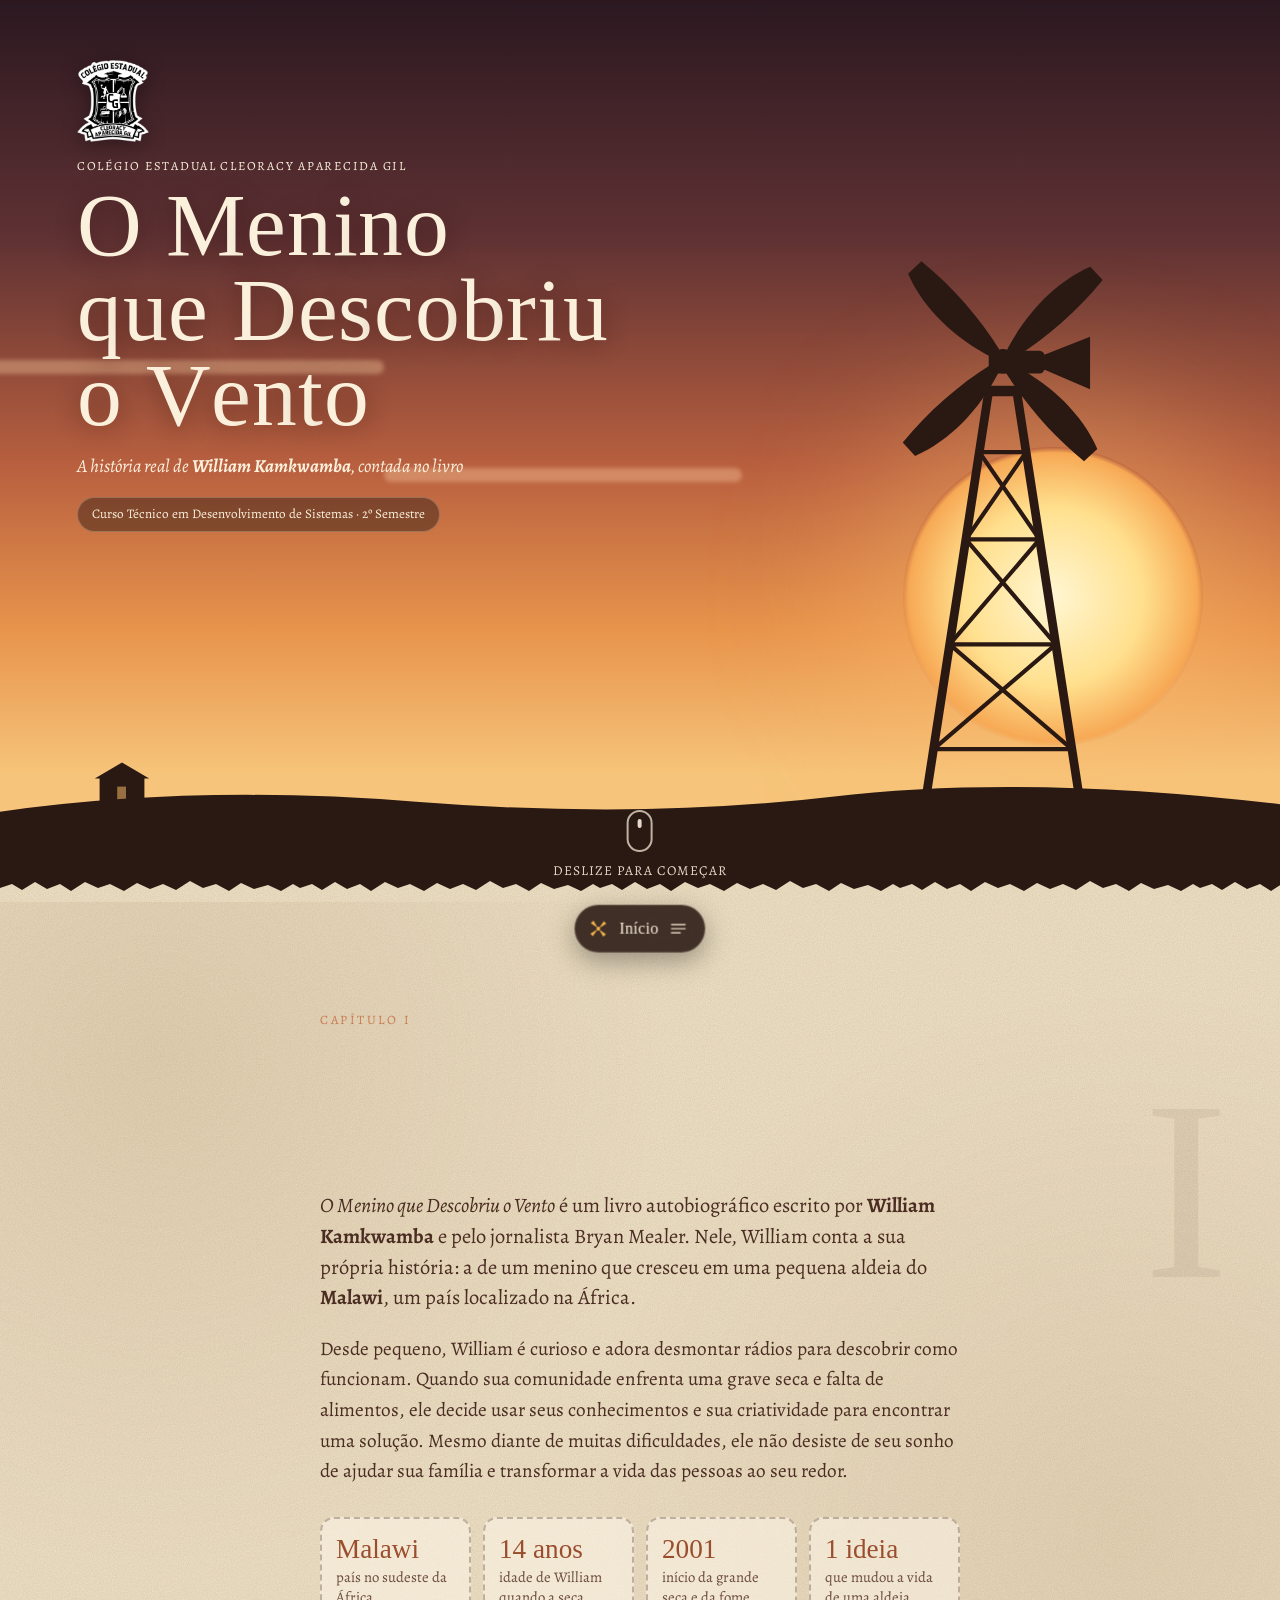
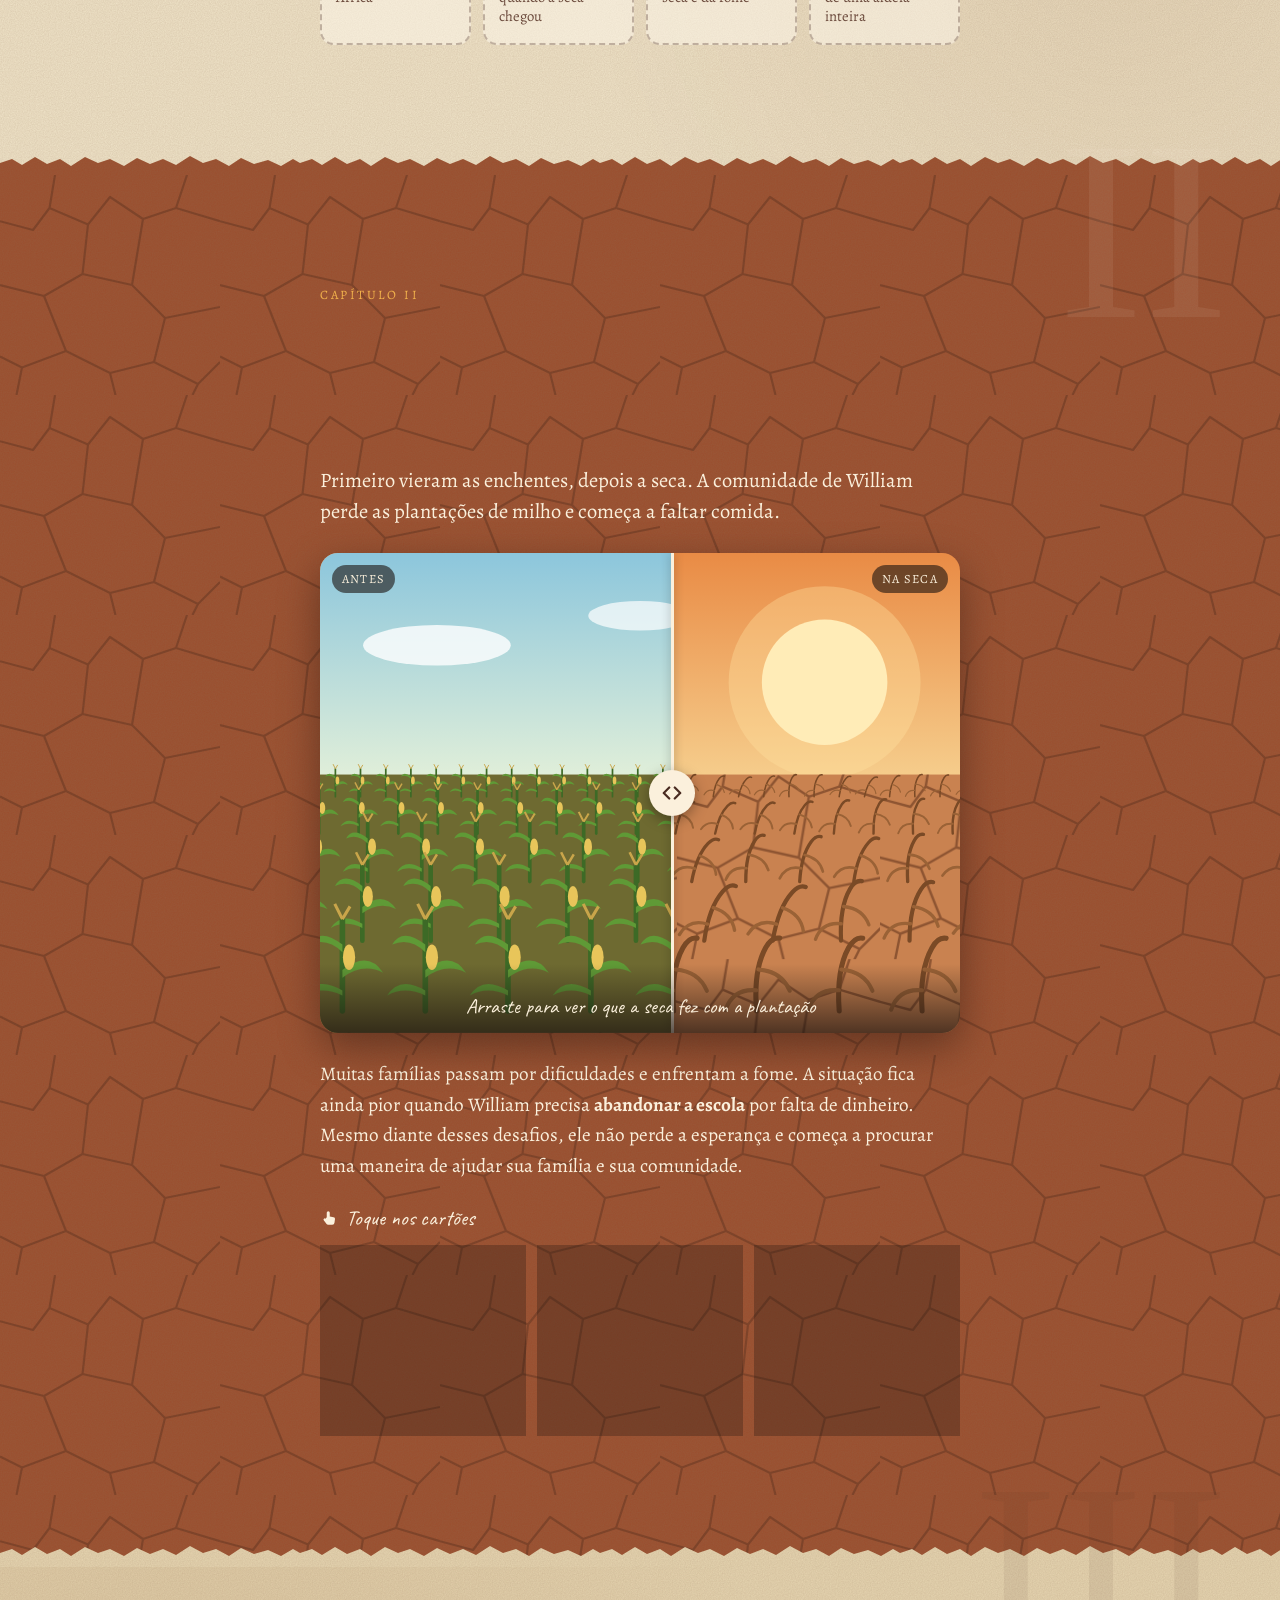
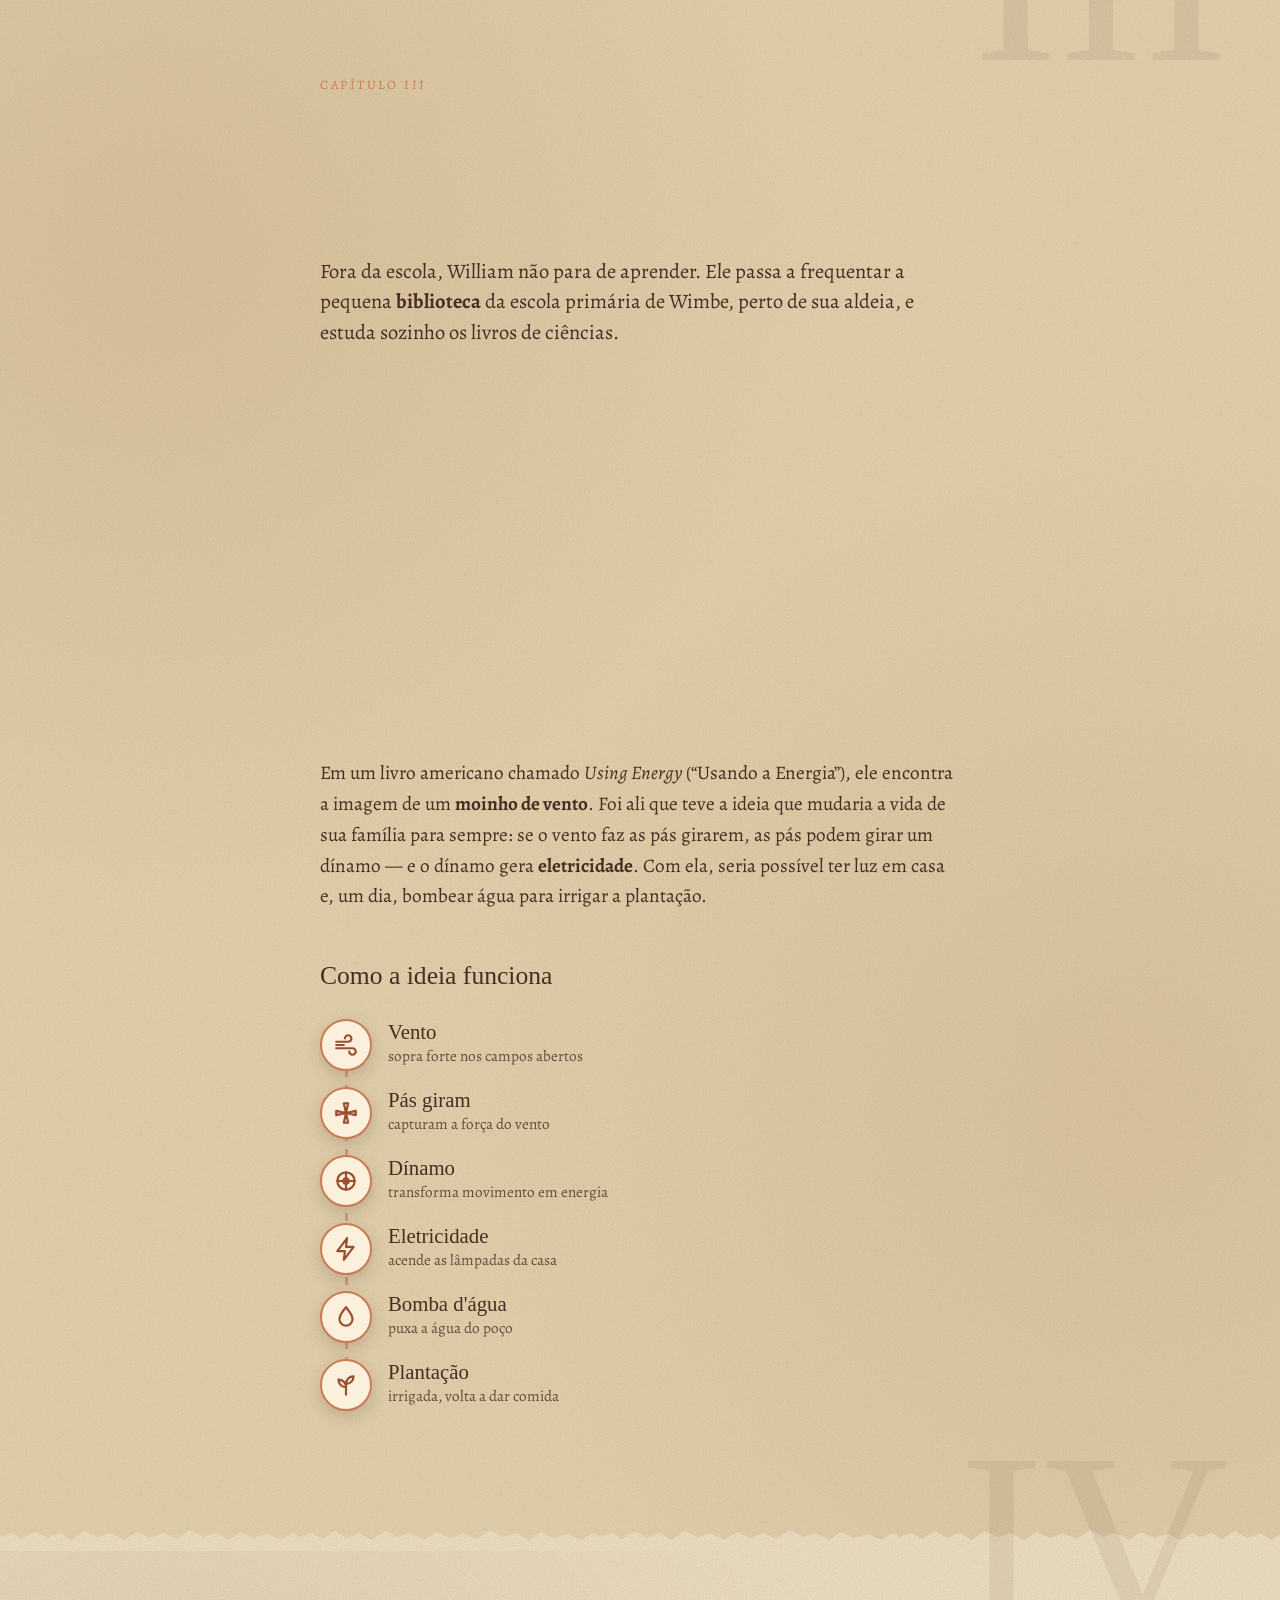
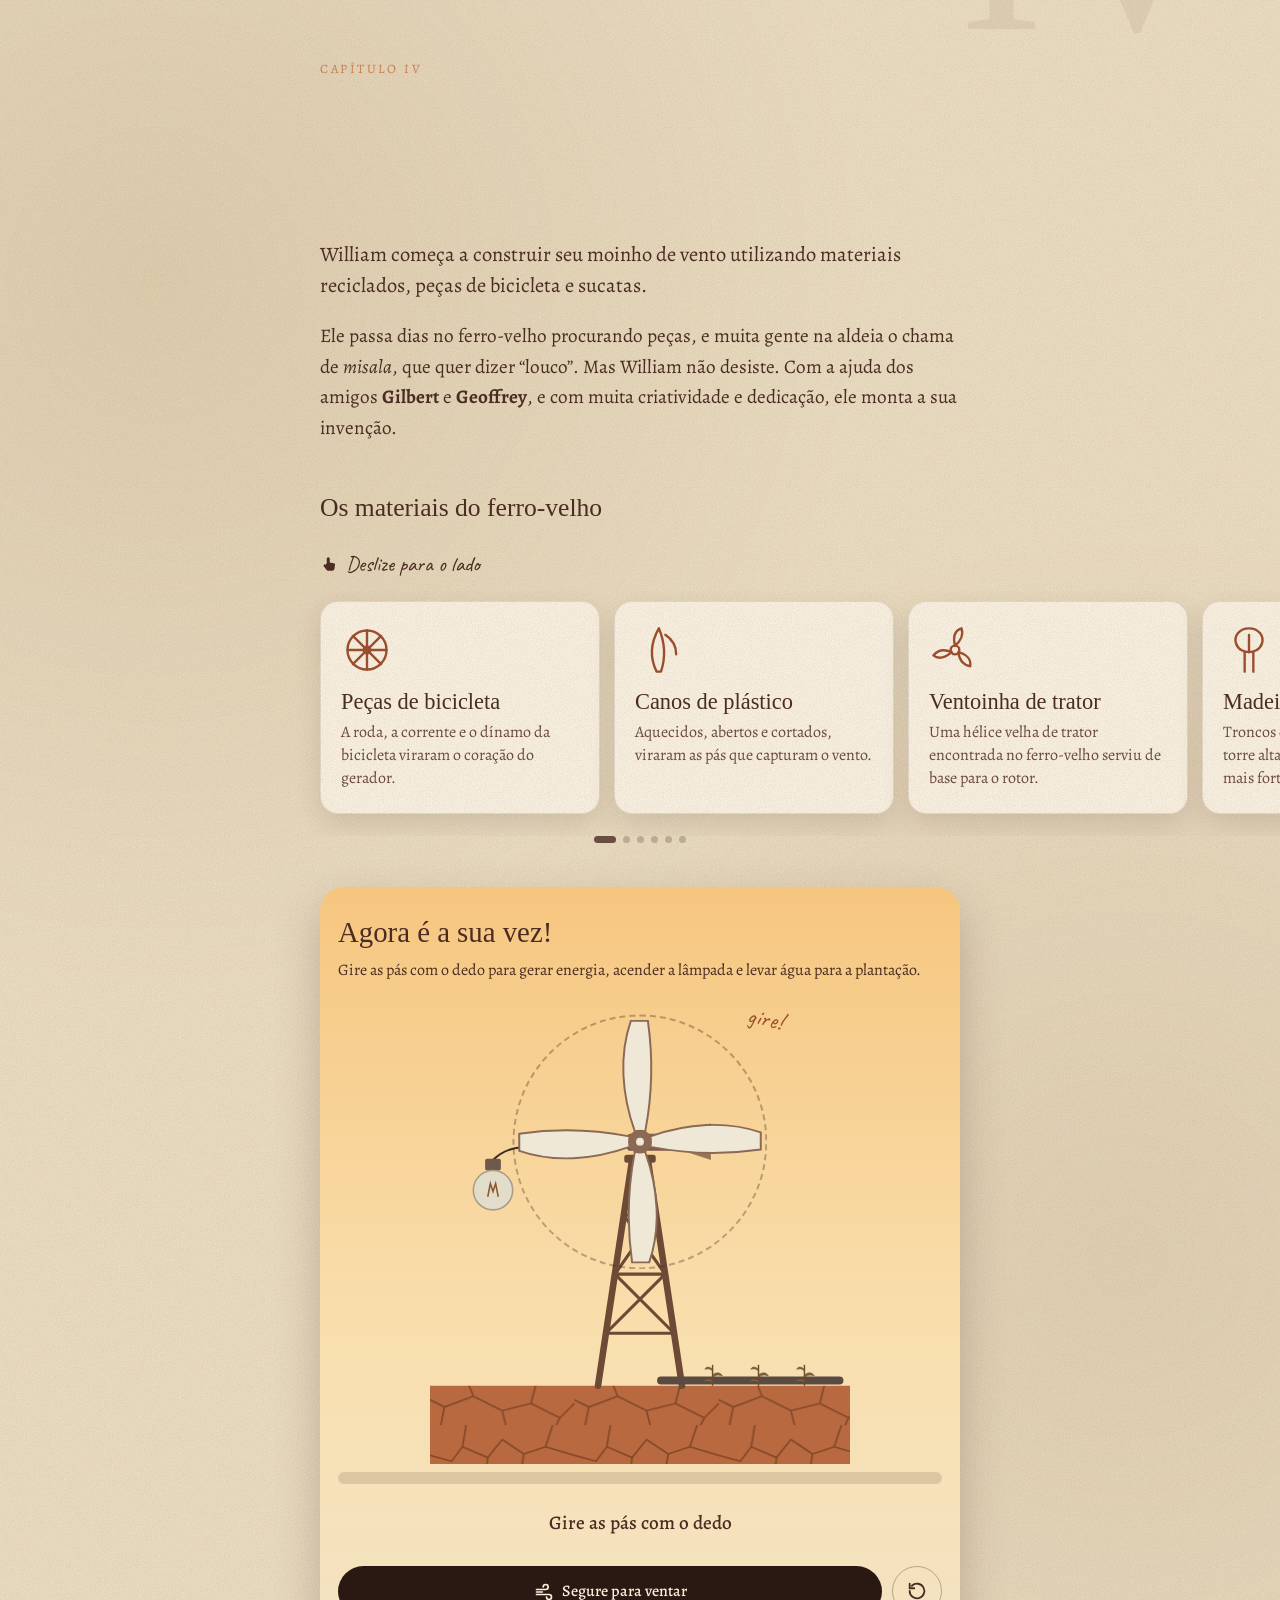
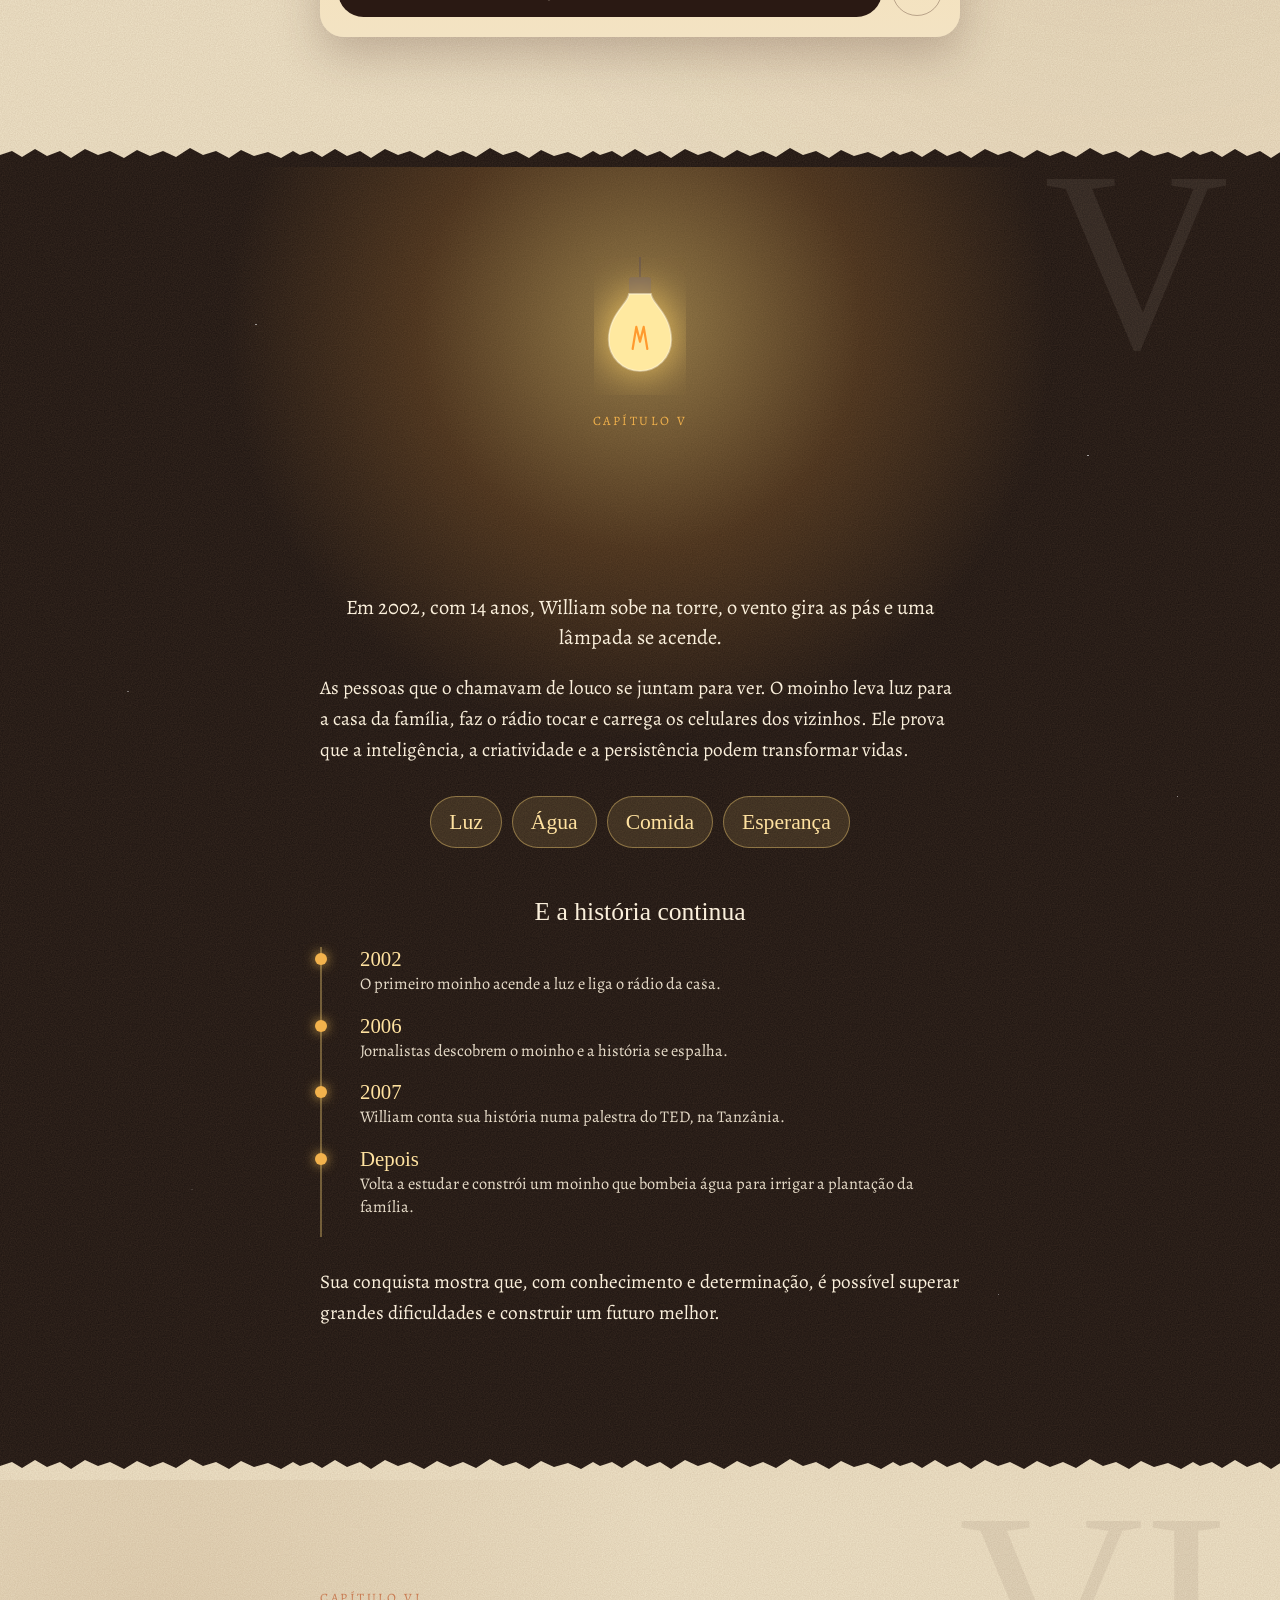
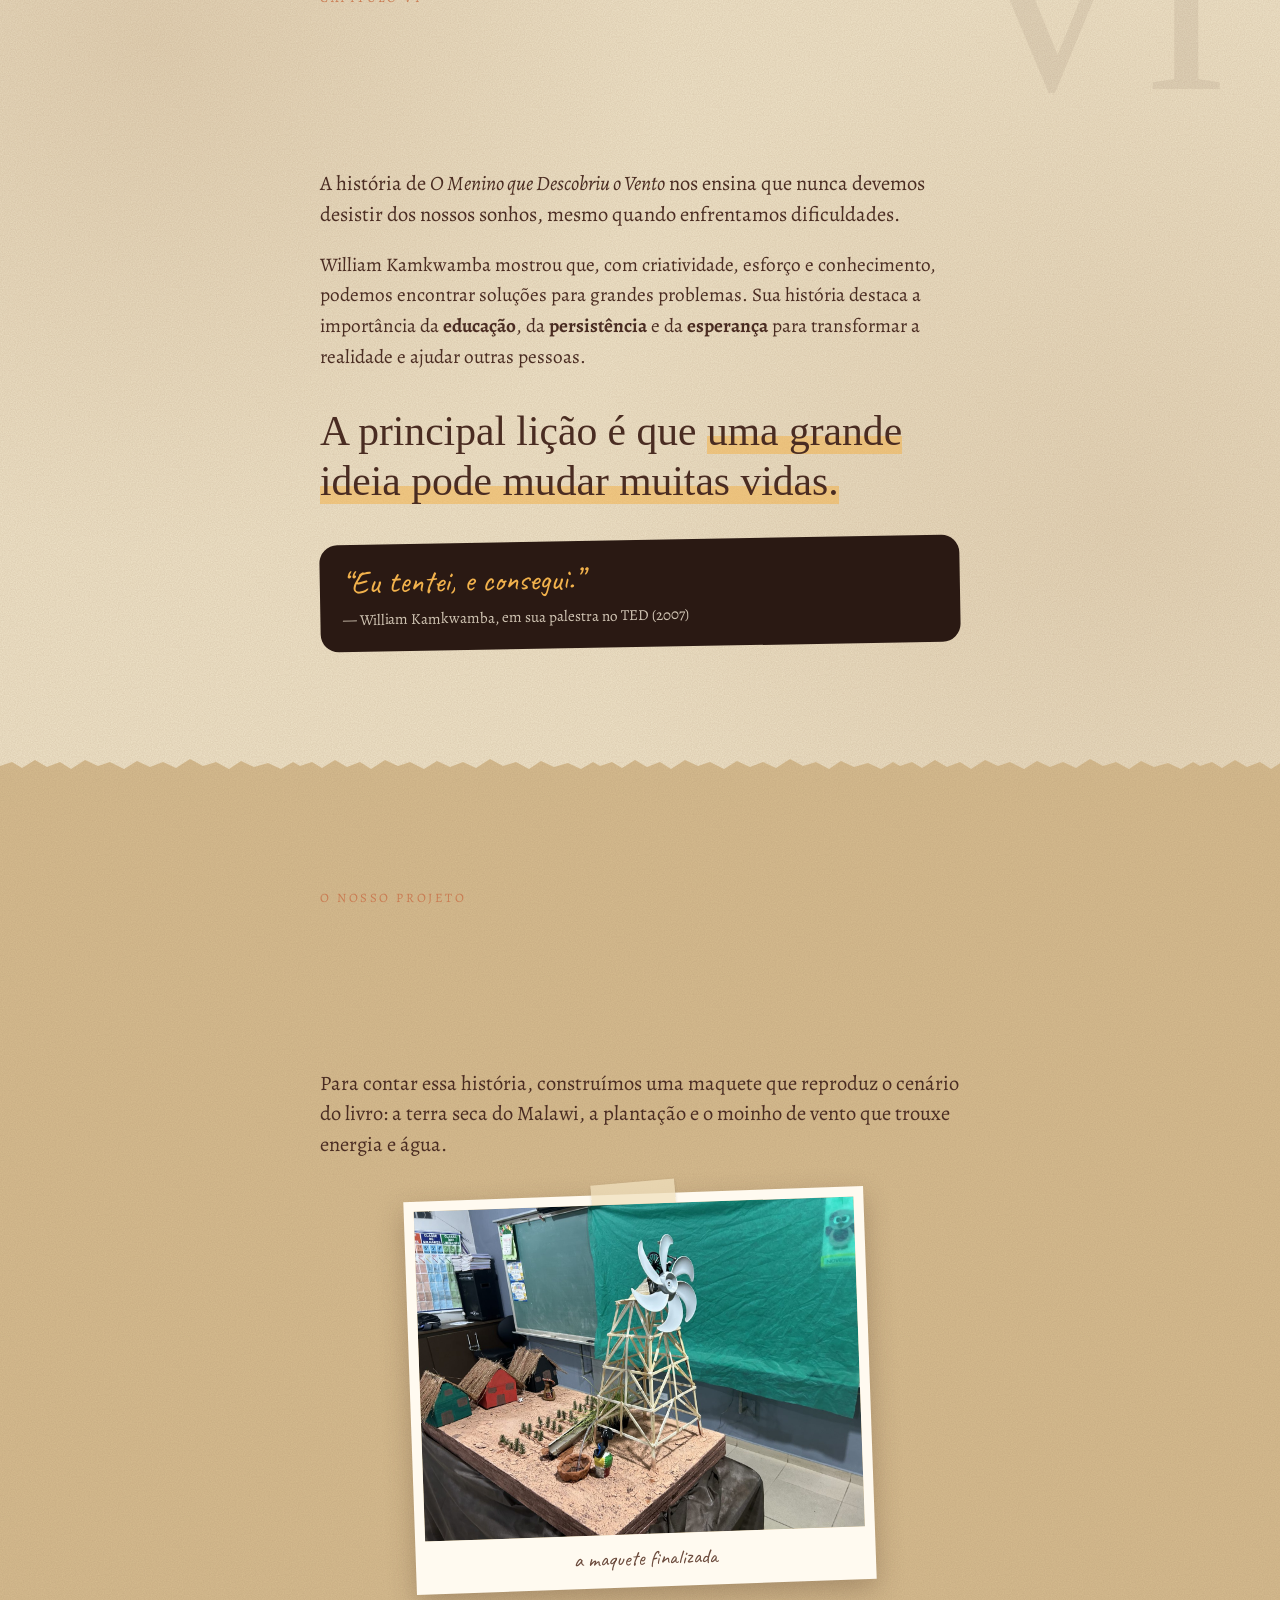
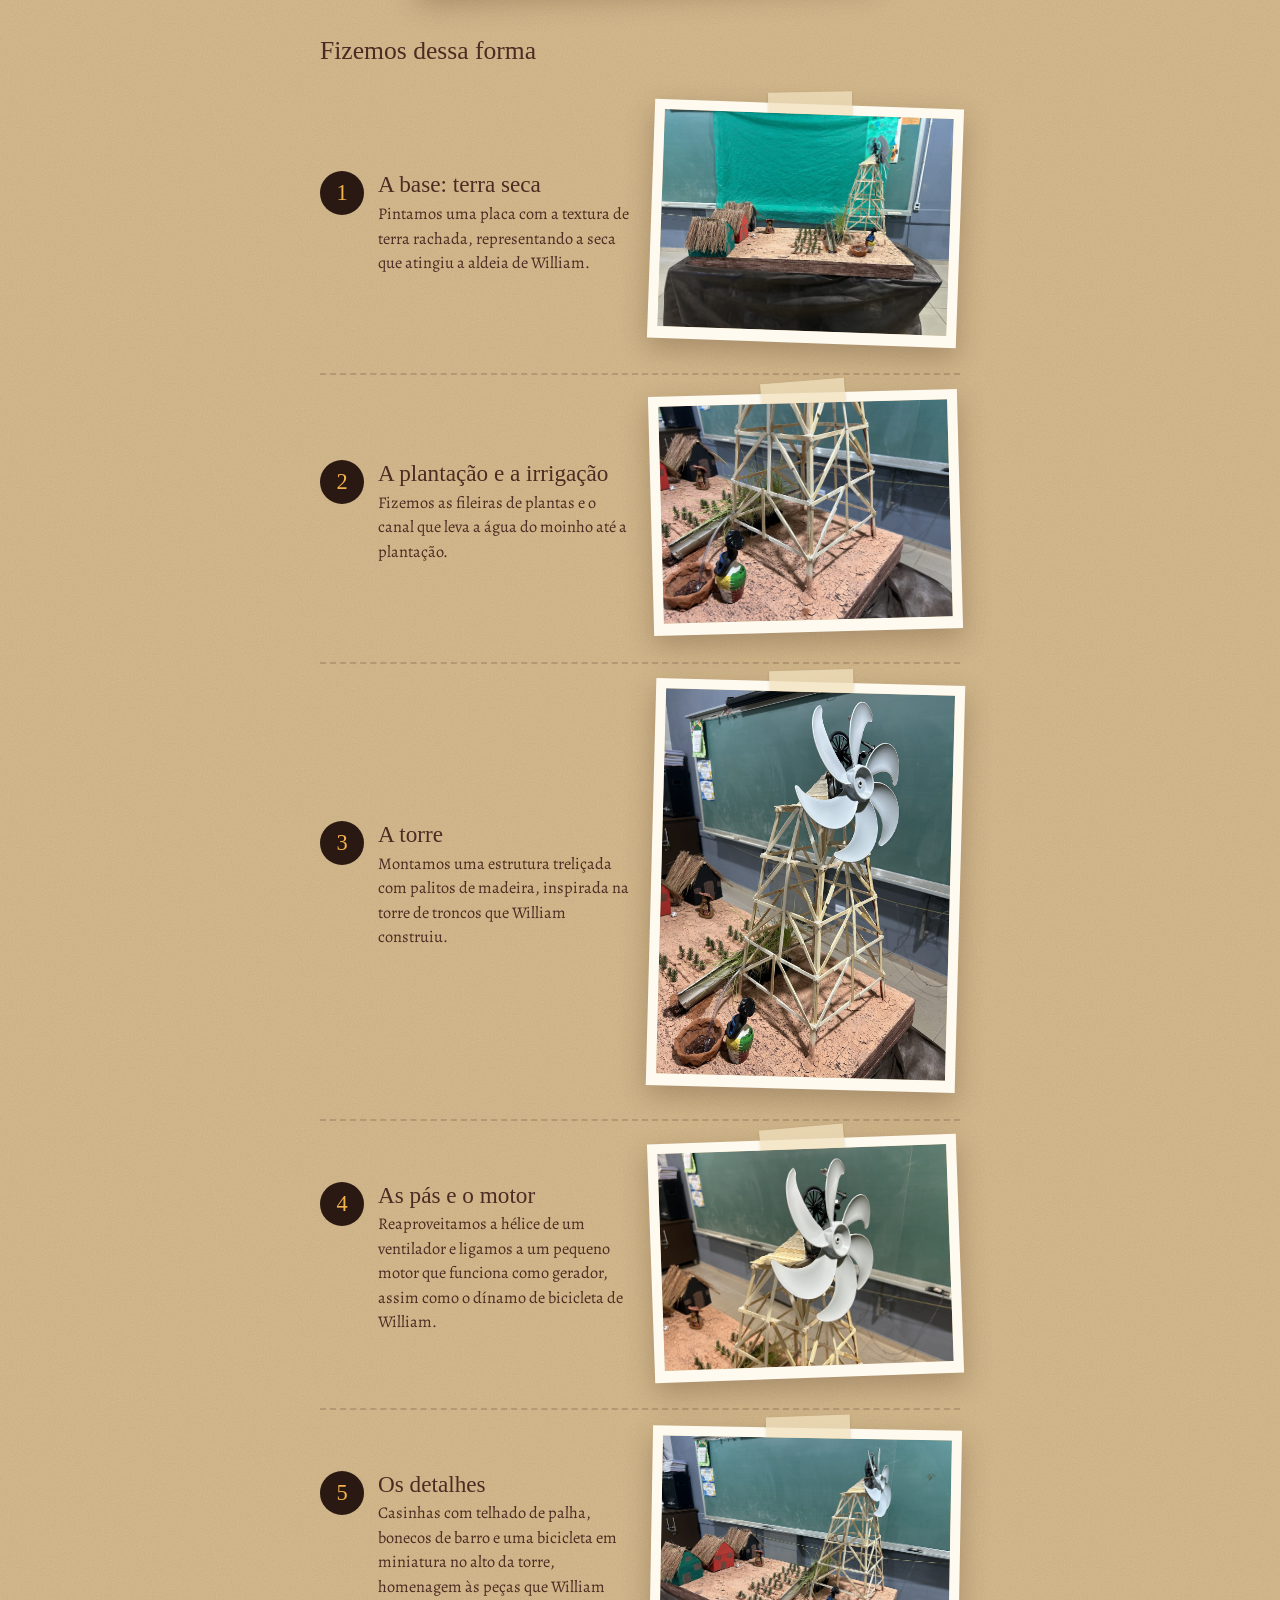
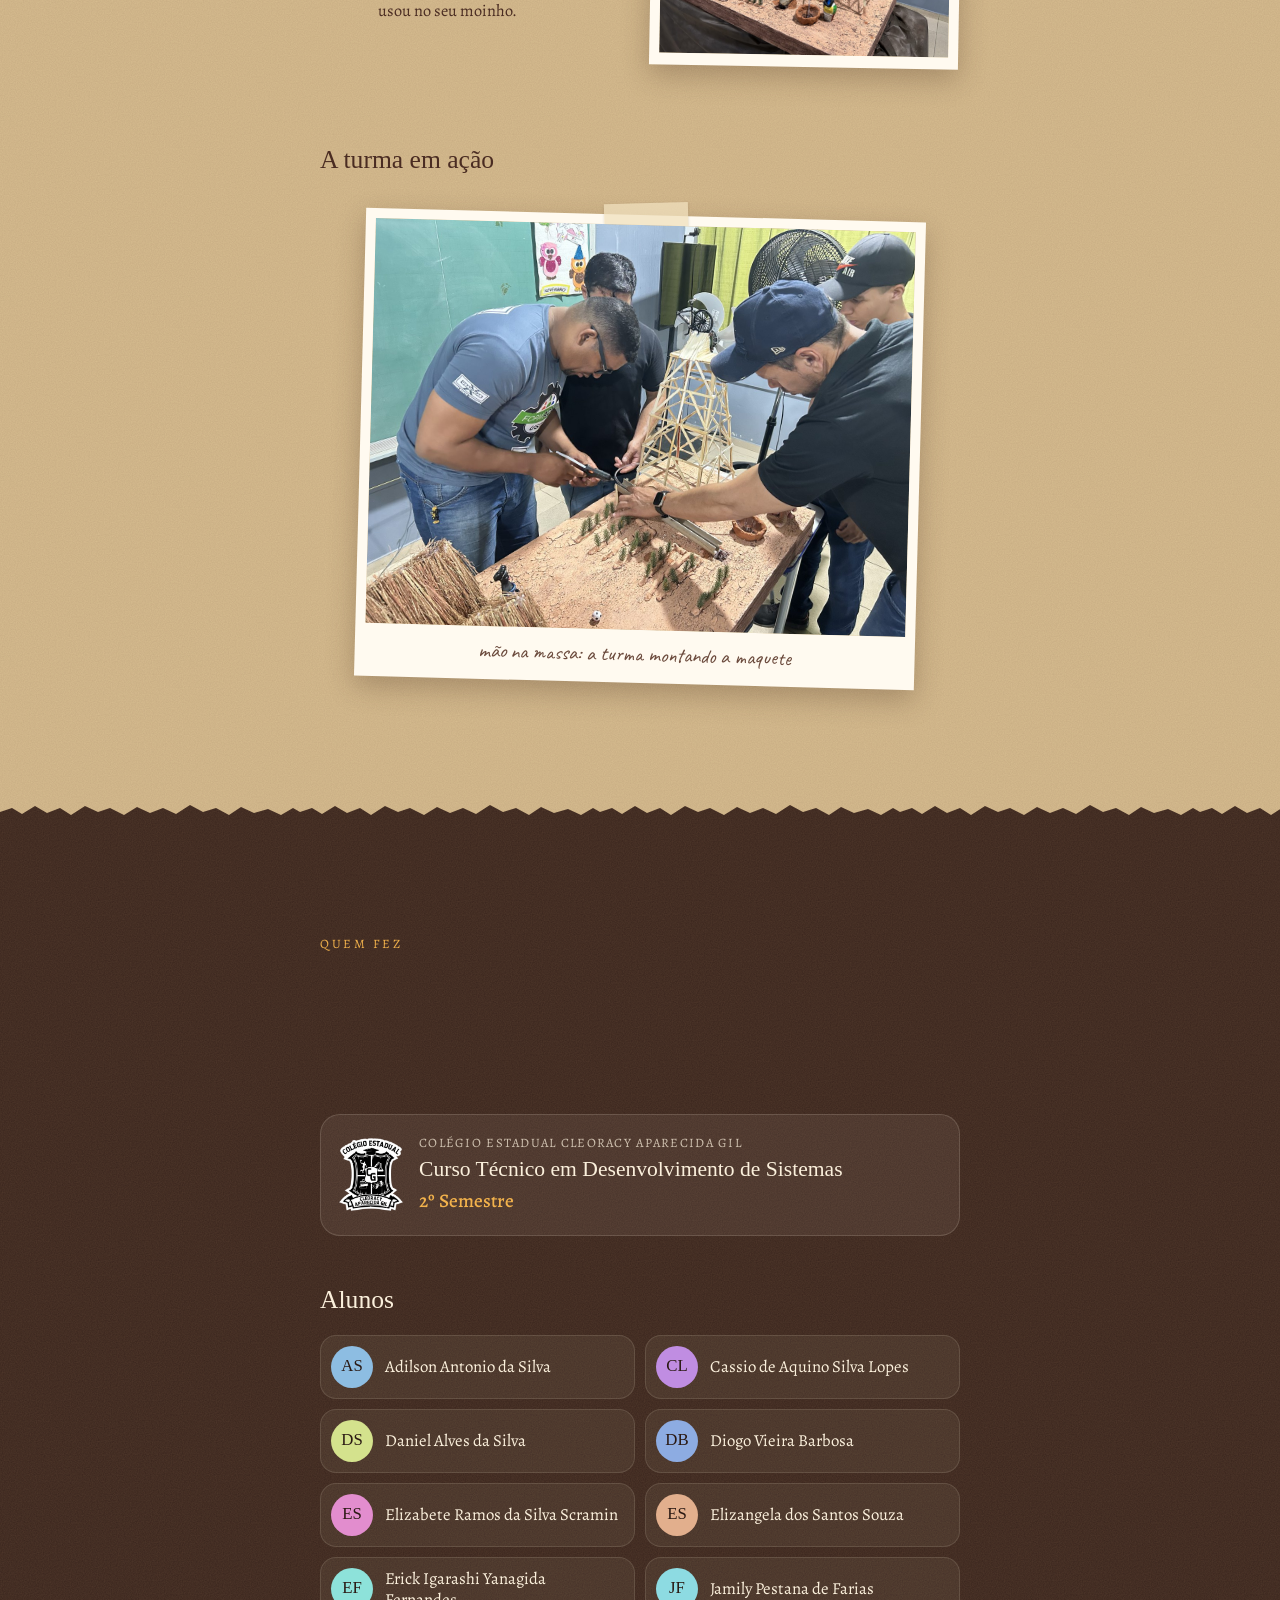
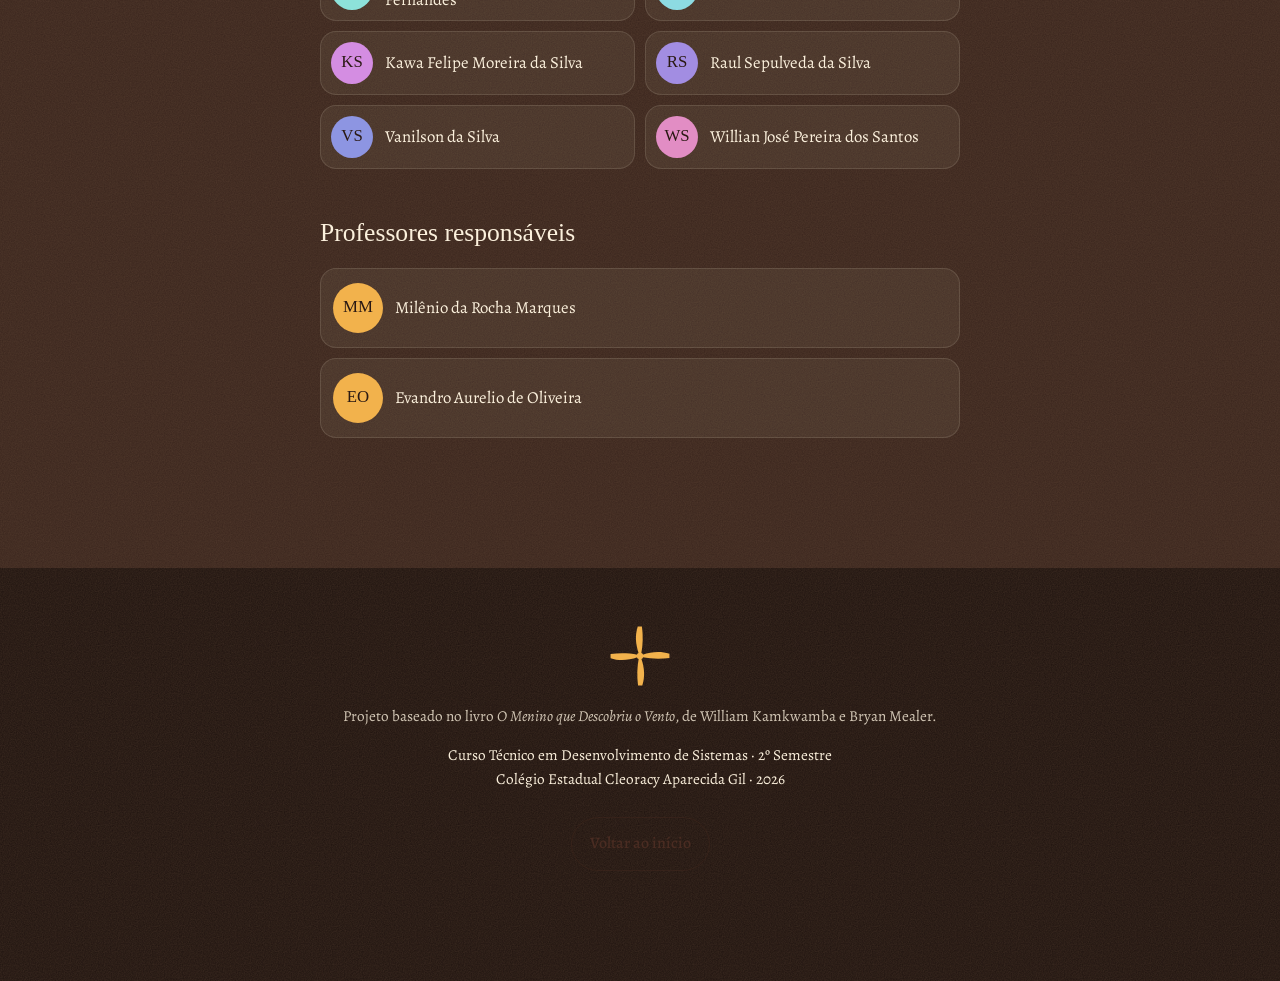
<file: index.html>
<!doctype html>
<html lang="pt-BR">
<head>
  <meta charset="utf-8">
  <meta name="viewport" content="width=device-width, initial-scale=1, viewport-fit=cover">
  <title>O Menino que Descobriu o Vento</title>
  <meta name="description" content="Projeto da turma do Curso Técnico em Desenvolvimento de Sistemas (2º semestre) do Colégio Estadual Cleoracy Aparecida Gil sobre a história de William Kamkwamba.">
  <meta name="theme-color" content="#2a1913">
  <meta property="og:title" content="O Menino que Descobriu o Vento">
  <meta property="og:description" content="A história de William Kamkwamba e a nossa maquete do moinho de vento.">
  <meta property="og:image" content="fotos/maquete-final.jpg">
  <link rel="icon" href="assets/favicon.svg" type="image/svg+xml">
  <link rel="preconnect" href="https://fonts.googleapis.com">
  <link rel="preconnect" href="https://fonts.gstatic.com" crossorigin>
  <link href="https://fonts.googleapis.com/css2?family=Alegreya:ital,wght@0,400;0,500;0,700;1,400&family=Caveat:wght@600&family=IM+Fell+English+SC&display=swap" rel="stylesheet">
  <link rel="stylesheet" href="css/style.css">
  <script>document.documentElement.classList.add('js')</script>
  <script src="js/main.js" defer></script>
</head>
<body>

<!-- ============ Desenhos reutilizáveis (não mexer) ============ -->
<svg class="sprite" aria-hidden="true" focusable="false">
  <defs>
    <pattern id="cracks" width="200" height="200" patternUnits="userSpaceOnUse" patternTransform="scale(.55)">
      <path fill="none" stroke="#5a2e17" stroke-width="2.4" stroke-linejoin="round" stroke-linecap="round" opacity=".55"
        d="M0 42 30 50 45 30 80 45 100 20 130 40 160 30 200 42 M45 30 50 0 M80 45 75 90 40 110 0 100 M75 90 120 100 130 40 M120 100 150 130 200 120 M150 130 140 170 100 180 60 160 40 110 M100 180 105 200 M140 170 180 190 200 170 M60 160 20 175 0 165 M160 30 170 0 M180 190 175 200 M20 175 15 200"/>
    </pattern>
    <radialGradient id="glow">
      <stop offset="0" stop-color="#fff3b0" stop-opacity="1"/>
      <stop offset=".4" stop-color="#ffd25e" stop-opacity=".55"/>
      <stop offset="1" stop-color="#ffb43c" stop-opacity="0"/>
    </radialGradient>
    <path id="blade" d="M-4 -8C-14 -36-16 -66-7 -92L6 -92C10 -64 9 -34 4 -8Z"/>
    <g id="corn">
      <path d="M0 0V-36" stroke="#3d6a26" stroke-width="2.2" stroke-linecap="round"/>
      <path d="M0 -8Q-10 -14-15 -6Q-8 -10 0 -6Z M0 -16Q10 -24 16 -15Q8 -19 0 -13Z M0 -26Q-9 -33-13 -26Q-6 -29 0 -23Z" fill="#5f9a36"/>
      <ellipse cx="2.6" cy="-21" rx="2.4" ry="5" fill="#e8c55a"/>
      <path d="M0 -36L-3 -42M0 -36L3 -41" stroke="#c9a54a" stroke-width="1.2"/>
    </g>
    <g id="dry">
      <path d="M0 0Q1 -16 7 -24Q10 -28 13 -27" fill="none" stroke="#7a4a26" stroke-width="2" stroke-linecap="round"/>
      <path d="M1 -8Q-8 -10-12 -2M3 -16Q12 -14 14 -6" fill="none" stroke="#9a6236" stroke-width="1.6" stroke-linecap="round"/>
    </g>
  </defs>
</svg>

<!-- Barra de progresso -->
<div class="progress" aria-hidden="true"><span></span></div>

<!-- Botão flutuante de capítulos -->
<button class="pill" id="pill" aria-expanded="false" aria-controls="sheet">
  <svg class="pill-rotor" viewBox="-12 -12 24 24" aria-hidden="true"><g><path d="M0 -1L-2 -10H2Z M1 0L10 -2V2Z M0 1L2 10H-2Z M-1 0L-10 2V-2Z"/><circle r="2"/></g></svg>
  <span class="pill-text" id="pillText">Início</span>
  <svg class="pill-menu" viewBox="0 0 24 24" aria-hidden="true"><path d="M4 7h16M4 12h16M4 17h10"/></svg>
</button>

<nav class="sheet" id="sheet" aria-label="Capítulos" hidden>
  <div class="sheet-panel">
    <p class="sheet-title">Capítulos</p>
    <ol class="sheet-list">
      <li><a href="#inicio">Início</a></li>
      <li><a href="#intro"><b>I</b> Introdução</a></li>
      <li><a href="#problema"><b>II</b> O Problema</a></li>
      <li><a href="#descoberta"><b>III</b> A Descoberta</a></li>
      <li><a href="#construcao"><b>IV</b> A Construção</a></li>
      <li><a href="#final"><b>V</b> O Final</a></li>
      <li><a href="#conclusao"><b>VI</b> Conclusão</a></li>
      <li><a href="#maquete">Nossa Maquete</a></li>
      <li><a href="#equipe">Equipe</a></li>
    </ol>
  </div>
</nav>

<main>

<!-- ======================= CAPA ======================= -->
<header class="hero" id="inicio" data-title="Início">
  <div class="sky" aria-hidden="true">
    <div class="sun"></div>
    <div class="cloud c1"></div>
    <div class="cloud c2"></div>
    <div class="wind"><i></i><i></i><i></i><i></i><i></i><i></i></div>
  </div>

  <svg class="hero-hut" viewBox="0 0 80 50" aria-hidden="true">
    <path d="M6 22 40 2 74 22Z M12 22h56v28H12Z" fill="#2a1913"/>
    <rect x="34" y="32" width="11" height="18" fill="#f2b766" opacity=".55"/>
  </svg>

  <svg class="hero-mill" data-speed="-0.12" viewBox="0 0 200 340" aria-hidden="true">
    <g stroke="#2a1913" stroke-linecap="round" fill="none">
      <path stroke-width="5" d="M55 335 92 95M145 335 108 95"/>
      <path stroke-width="2.4" d="M60.4 300h79.2M69.6 240h60.8M78.9 180h42.2M86.6 130h26.8M60.4 300 130.4 240M139.6 300 69.6 240M69.6 240 121.1 180M130.4 240 78.9 180M78.9 180 113.4 130M121.1 180 86.6 130"/>
    </g>
    <g fill="#2a1913">
      <rect x="86" y="92" width="28" height="6" rx="2"/>
      <rect x="92" y="72" width="32" height="13" rx="3"/>
      <path d="M122 75 150 64V94L122 82Z"/>
    </g>
    <g transform="translate(100 78)">
      <g class="hero-rotor" fill="#2a1913">
        <use href="#blade" transform="scale(.8)"/>
        <use href="#blade" transform="rotate(90) scale(.8)"/>
        <use href="#blade" transform="rotate(180) scale(.8)"/>
        <use href="#blade" transform="rotate(270) scale(.8)"/>
        <circle r="7"/>
      </g>
    </g>
  </svg>

  <svg class="hero-ground" viewBox="0 0 400 100" preserveAspectRatio="none" aria-hidden="true">
    <path d="M0 30Q60 8 130 22T260 18 400 24V100H0Z" fill="#2a1913"/>
  </svg>

  <div class="hero-content">
    <img class="hero-logo" src="assets/logo-escola.png" alt="Brasão do Colégio Estadual Cleoracy Aparecida Gil" width="64" height="73">
    <p class="kicker">Colégio Estadual Cleoracy Aparecida Gil</p>
    <h1 class="split">O Menino <br>que Descobriu <br>o Vento</h1>
    <p class="subtitle">A história real de <strong>William Kamkwamba</strong>, contada no livro</p>
    <p class="badge">Curso Técnico em Desenvolvimento de Sistemas · 2º Semestre</p>
  </div>

  <a class="swipe-hint" href="#intro">
    <span class="swipe-icon" aria-hidden="true"><span></span></span>
    Deslize para começar
  </a>
</header>

<!-- ======================= I · INTRODUÇÃO ======================= -->
<section class="chapter paper torn" id="intro" data-title="I · Introdução">
  <span class="numeral" data-speed="0.15" aria-hidden="true">I</span>
  <div class="wrap">
    <p class="chap-num reveal">Capítulo I</p>
    <h2 class="chap-title wipe">O início<br>da história</h2>
    <p class="lead reveal">
      <em>O Menino que Descobriu o Vento</em> é um livro autobiográfico escrito por
      <strong>William Kamkwamba</strong> e pelo jornalista Bryan Mealer. Nele, William conta a sua própria
      história: a de um menino que cresceu em uma pequena aldeia do <strong>Malawi</strong>, um país localizado na África.
    </p>
    <p class="reveal">
      Desde pequeno, William é curioso e adora desmontar rádios para descobrir como funcionam. Quando sua comunidade
      enfrenta uma grave seca e falta de alimentos, ele decide usar seus conhecimentos e sua
      criatividade para encontrar uma solução. Mesmo diante de muitas dificuldades, ele não desiste
      de seu sonho de ajudar sua família e transformar a vida das pessoas ao seu redor.
    </p>

    <div class="facts stagger">
      <div class="fact reveal zoom"><strong>Malawi</strong><span>país no sudeste da África</span></div>
      <div class="fact reveal zoom"><strong>14 anos</strong><span>idade de William quando a seca chegou</span></div>
      <div class="fact reveal zoom"><strong>2001</strong><span>início da grande seca e da fome</span></div>
      <div class="fact reveal zoom"><strong>1 ideia</strong><span>que mudou a vida de uma aldeia inteira</span></div>
    </div>
  </div>
</section>

<!-- ======================= II · O PROBLEMA ======================= -->
<section class="chapter earth torn" id="problema" data-title="II · O Problema">
  <span class="numeral" data-speed="0.15" aria-hidden="true">II</span>
  <div class="wrap">
    <p class="chap-num reveal">Capítulo II</p>
    <h2 class="chap-title wipe">A seca<br>e a fome</h2>
    <p class="lead reveal">
      Primeiro vieram as enchentes, depois a seca. A comunidade de William perde as plantações de
      milho e começa a faltar comida.
    </p>

    <figure class="compare reveal" id="compare">
      <div class="compare-layer">
        <svg viewBox="0 0 400 260" class="field dry" preserveAspectRatio="xMidYMid slice" role="img" aria-label="Plantação seca, com terra rachada">
          <defs><linearGradient id="skyDry" x1="0" y1="0" x2="0" y2="1"><stop offset="0" stop-color="#e98b45"/><stop offset="1" stop-color="#f6cf8e"/></linearGradient></defs>
          <rect width="400" height="125" fill="url(#skyDry)"/>
          <circle cx="300" cy="70" r="34" fill="#fff0c2"/>
          <circle cx="300" cy="70" r="52" fill="#ffe2a0" opacity=".35"/>
          <rect y="120" width="400" height="140" fill="#c98250"/>
          <rect y="120" width="400" height="140" fill="url(#cracks)"/>
          <g class="rows" data-plant="dry"></g>
        </svg>
      </div>
      <div class="compare-layer compare-top">
        <svg viewBox="0 0 400 260" class="field green" preserveAspectRatio="xMidYMid slice" role="img" aria-label="Plantação verde, antes da seca">
          <defs><linearGradient id="skyGreen" x1="0" y1="0" x2="0" y2="1"><stop offset="0" stop-color="#8cc6dc"/><stop offset="1" stop-color="#e3f0d9"/></linearGradient></defs>
          <rect width="400" height="125" fill="url(#skyGreen)"/>
          <circle cx="300" cy="62" r="20" fill="#fff6d6"/>
          <ellipse cx="90" cy="50" rx="40" ry="11" fill="#fff" opacity=".8"/>
          <ellipse cx="200" cy="34" rx="28" ry="8" fill="#fff" opacity=".7"/>
          <rect y="120" width="400" height="140" fill="#6e6a31"/>
          <g class="rows" data-plant="corn"></g>
        </svg>
      </div>
      <span class="compare-tag left">Antes</span>
      <span class="compare-tag right">Na seca</span>
      <div class="compare-handle" aria-hidden="true"><span><svg viewBox="0 0 24 24"><path d="M9 6 3 12l6 6M15 6l6 6-6 6"/></svg></span></div>
      <input class="compare-range" type="range" min="0" max="100" value="55" aria-label="Comparar antes e durante a seca">
      <figcaption>Arraste para ver o que a seca fez com a plantação</figcaption>
    </figure>

    <p class="reveal">
      Muitas famílias passam por dificuldades e enfrentam a fome. A situação fica ainda pior quando
      William precisa <strong>abandonar a escola</strong> por falta de dinheiro. Mesmo diante desses desafios,
      ele não perde a esperança e começa a procurar uma maneira de ajudar sua família e sua comunidade.
    </p>

    <p class="hint reveal">Toque nos cartões</p>
    <div class="flips stagger">
      <button class="flip reveal" aria-pressed="false">
        <span class="flip-inner">
          <span class="flip-face front">
            <svg viewBox="0 0 48 48" aria-hidden="true"><circle cx="24" cy="24" r="9"/><path d="M24 4v6M24 38v6M4 24h6M38 24h6M10 10l4 4M34 34l4 4M38 10l-4 4M14 34l-4 4"/></svg>
            <b>A seca</b><small>toque para virar</small>
          </span>
          <span class="flip-face back">Sem chuva, a terra racha e as plantações de milho morrem antes da colheita.</span>
        </span>
      </button>
      <button class="flip reveal" aria-pressed="false">
        <span class="flip-inner">
          <span class="flip-face front">
            <svg viewBox="0 0 48 48" aria-hidden="true"><path d="M6 22h36a18 14 0 0 1-36 0Z"/><path d="M18 40h12M20 14c0-4 3-4 3-8M28 14c0-4 3-4 3-8"/></svg>
            <b>A fome</b><small>toque para virar</small>
          </span>
          <span class="flip-face back">Sem colheita, não há o que comer nem o que vender. A família de William passa a fazer só uma refeição por dia.</span>
        </span>
      </button>
      <button class="flip reveal" aria-pressed="false">
        <span class="flip-inner">
          <span class="flip-face front">
            <svg viewBox="0 0 48 48" aria-hidden="true"><path d="M24 12C18 8 10 8 4 10v28c6-2 14-2 20 2 6-4 14-4 20-2V10c-6-2-14-2-20 2Zm0 0v28"/></svg>
            <b>A escola</b><small>toque para virar</small>
          </span>
          <span class="flip-face back">Sem dinheiro para pagar os estudos, William é obrigado a sair da escola.</span>
        </span>
      </button>
    </div>
  </div>
</section>

<!-- ======================= III · A DESCOBERTA ======================= -->
<section class="chapter paper alt torn" id="descoberta" data-title="III · A Descoberta">
  <span class="numeral" data-speed="0.15" aria-hidden="true">III</span>
  <div class="wrap">
    <p class="chap-num reveal">Capítulo III</p>
    <h2 class="chap-title wipe">A ideia<br>de William</h2>
    <p class="lead reveal">
      Fora da escola, William não para de aprender. Ele passa a frequentar a pequena
      <strong>biblioteca</strong> da escola primária de Wimbe, perto de sua aldeia, e estuda sozinho os livros de ciências.
    </p>

    <div class="book-wrap reveal">
      <button class="book" id="book" aria-pressed="false" aria-label="Abrir o livro">
        <span class="book-page">
          <svg viewBox="0 0 120 120" aria-hidden="true" class="sketch">
            <g fill="none" stroke="#6b3d2a" stroke-width="1.6" stroke-linecap="round">
              <path d="M46 112 57 50M74 112 63 50M49 95h22M52 78h16M55 62h10M49 95 68 78M71 95 52 78"/>
              <g transform="translate(60 44)"><path d="M0 0-4-34 4-34Z M0 0 34-4 34 4Z M0 0 4 34-4 34Z M0 0-34 4-34-4Z"/><circle r="3"/></g>
              <path d="M8 30q8-4 16 0t16 0M4 44q8-4 16 0" stroke-dasharray="3 3"/>
            </g>
          </svg>
          <span class="note">vento → pás → dínamo → <b>luz!</b></span>
        </span>
        <span class="book-cover">
          <span class="cover-front">
            <span class="cover-title">Usando<br>a Energia</span>
            <svg viewBox="-40 -40 80 80" aria-hidden="true"><g fill="none" stroke="currentColor" stroke-width="2.4"><path d="M0 0-4-30 4-30Z M0 0 30-4 30 4Z M0 0 4 30-4 30Z M0 0-30 4-30-4Z"/><circle r="4"/></g></svg>
            <span class="cover-tap">toque para abrir</span>
          </span>
          <span class="cover-back"><span>Biblioteca da aldeia, Malawi.<br><br>“Se o vento gira as pás… as pás podem girar um dínamo!”</span></span>
        </span>
      </button>
    </div>

    <p class="reveal">
      Em um livro americano chamado <em>Using Energy</em> (“Usando a Energia”), ele encontra a imagem
      de um <strong>moinho de vento</strong>. Foi ali que teve a ideia
      que mudaria a vida de sua família para sempre: se o vento faz as pás girarem, as pás podem girar
      um dínamo — e o dínamo gera <strong>eletricidade</strong>. Com ela, seria possível ter luz em casa e,
      um dia, bombear água para irrigar a plantação.
    </p>

    <h3 class="sub reveal">Como a ideia funciona</h3>
    <ol class="chain stagger">
      <li class="reveal from-left"><span class="node"><svg viewBox="0 0 24 24"><path d="M3 9h11a3 3 0 1 0-3-3M3 15h15a3 3 0 1 1-3 3M3 12h7"/></svg></span><div><b>Vento</b><small>sopra forte nos campos abertos</small></div></li>
      <li class="reveal from-left"><span class="node"><svg viewBox="0 0 24 24"><path d="M12 12 10 3h4ZM12 12l9-2v4ZM12 12l2 9h-4ZM12 12l-9 2v-4Z"/></svg></span><div><b>Pás giram</b><small>capturam a força do vento</small></div></li>
      <li class="reveal from-left"><span class="node"><svg viewBox="0 0 24 24"><circle cx="12" cy="12" r="8"/><path d="M12 4v16M4 12h16"/><circle cx="12" cy="12" r="2.5"/></svg></span><div><b>Dínamo</b><small>transforma movimento em energia</small></div></li>
      <li class="reveal from-left"><span class="node"><svg viewBox="0 0 24 24"><path d="M13 2 4 14h7l-1 8 9-12h-7Z"/></svg></span><div><b>Eletricidade</b><small>acende as lâmpadas da casa</small></div></li>
      <li class="reveal from-left"><span class="node"><svg viewBox="0 0 24 24"><path d="M12 3s6 7 6 11a6 6 0 0 1-12 0c0-4 6-11 6-11Z"/></svg></span><div><b>Bomba d'água</b><small>puxa a água do poço</small></div></li>
      <li class="reveal from-left"><span class="node"><svg viewBox="0 0 24 24"><path d="M12 21V10M12 14c-4 0-7-3-7-7 4 0 7 3 7 7ZM12 11c0-4 3-7 7-7 0 4-3 7-7 7Z"/></svg></span><div><b>Plantação</b><small>irrigada, volta a dar comida</small></div></li>
    </ol>
  </div>
</section>

<!-- ======================= IV · A CONSTRUÇÃO ======================= -->
<section class="chapter paper torn" id="construcao" data-title="IV · A Construção">
  <span class="numeral" data-speed="0.15" aria-hidden="true">IV</span>
  <div class="wrap">
    <p class="chap-num reveal">Capítulo IV</p>
    <h2 class="chap-title wipe">Da ideia<br>à realidade</h2>
    <p class="lead reveal">
      William começa a construir seu moinho de vento utilizando materiais reciclados, peças de
      bicicleta e sucatas.
    </p>
    <p class="reveal">
      Ele passa dias no ferro-velho procurando peças, e muita gente na aldeia o chama de
      <em>misala</em>, que quer dizer “louco”. Mas William não desiste. Com a ajuda dos amigos
      <strong>Gilbert</strong> e <strong>Geoffrey</strong>, e com muita criatividade e dedicação, ele monta a sua invenção.
    </p>

    <h3 class="sub reveal">Os materiais do ferro-velho</h3>
    <p class="hint reveal swipe-x">Deslize para o lado</p>
  </div>

  <div class="carousel reveal" id="materials">
    <div class="track">
      <article class="card">
        <svg viewBox="0 0 48 48" aria-hidden="true"><circle cx="24" cy="24" r="18"/><circle cx="24" cy="24" r="3"/><path d="M24 6v36M6 24h36M11 11l26 26M37 11 11 37"/></svg>
        <h4>Peças de bicicleta</h4>
        <p>A roda, a corrente e o dínamo da bicicleta viraram o coração do gerador.</p>
      </article>
      <article class="card">
        <svg viewBox="0 0 48 48" aria-hidden="true"><path d="M20 44c-6-12-6-26 2-40 6 14 6 28 2 40Z"/><path d="M28 10c6 4 10 10 10 18"/></svg>
        <h4>Canos de plástico</h4>
        <p>Aquecidos, abertos e cortados, viraram as pás que capturam o vento.</p>
      </article>
      <article class="card">
        <svg viewBox="0 0 48 48" aria-hidden="true"><circle cx="24" cy="24" r="4"/><path d="M24 20c-2-8 0-14 6-16 2 6-1 12-6 16ZM27 26c8 2 12 7 11 13-6-1-10-6-11-13ZM21 26c-6 5-12 7-17 3 4-5 10-6 17-3Z"/></svg>
        <h4>Ventoinha de trator</h4>
        <p>Uma hélice velha de trator encontrada no ferro-velho serviu de base para o rotor.</p>
      </article>
      <article class="card">
        <svg viewBox="0 0 48 48" aria-hidden="true"><path d="M20 44V26M28 44V26M24 26V10"/><path d="M24 4c-9 0-14 7-12 14 2 6 8 8 12 8s10-2 12-8c2-7-3-14-12-14Z"/></svg>
        <h4>Madeira de eucalipto</h4>
        <p>Troncos de árvore formaram uma torre alta, para alcançar os ventos mais fortes.</p>
      </article>
      <article class="card">
        <svg viewBox="0 0 48 48" aria-hidden="true"><path d="M24 4 41 14v20L24 44 7 34V14Z"/><circle cx="24" cy="24" r="7"/></svg>
        <h4>Sucata e ferro-velho</h4>
        <p>Parafusos, arames e metais reaproveitados fizeram tudo se encaixar.</p>
      </article>
      <article class="card">
        <svg viewBox="0 0 48 48" aria-hidden="true"><path d="M18 34c0-5-6-8-6-16a12 12 0 0 1 24 0c0 8-6 11-6 16Z"/><path d="M19 39h10M21 44h6M22 26l2-6 2 6"/></svg>
        <h4>Fios e lâmpada</h4>
        <p>A energia gerada acendeu a primeira lâmpada da casa da família.</p>
      </article>
    </div>
    <div class="dots" aria-hidden="true"></div>
  </div>

  <div class="wrap">
    <div class="game reveal" id="game">
      <div class="game-head">
        <h3>Agora é a sua vez!</h3>
        <p>Gire as pás com o dedo para gerar energia, acender a lâmpada e levar água para a plantação.</p>
      </div>
      <div class="game-stage">
        <svg viewBox="0 0 320 360" class="game-svg" aria-hidden="true">
          <rect y="300" width="320" height="60" fill="#b8693f"/>
          <rect y="300" width="320" height="60" fill="url(#cracks)" class="g-cracks"/>
          <rect y="300" width="320" height="60" fill="#6f8f3a" class="g-grass"/>
          <g stroke="#6d4a35" stroke-linecap="round" fill="none">
            <path stroke-width="5" d="M128 300 154 128M192 300 166 128"/>
            <path stroke-width="2.4" d="M134 260h52M140.9 215h38.2M147.7 170h24.6M134 260 179.1 215M186 260 140.9 215M140.9 215 172.3 170M179.1 215 147.7 170"/>
          </g>
          <path d="M150 118C110 132 72 104 48 128" fill="none" stroke="#3a2a22" stroke-width="1.6"/>
          <circle cx="48" cy="152" r="46" fill="url(#glow)" class="g-glow"/>
          <rect x="42" y="127" width="12" height="9" rx="1.5" fill="#6d5a4a"/>
          <circle cx="48" cy="151" r="15" class="g-bulb"/>
          <path d="M44 156 46 146 48 152 50 146 52 156" fill="none" stroke="#8a5a2a" stroke-width="1.2" class="g-filament"/>
          <path d="M176 296H312" stroke="#5a4a42" stroke-width="6" stroke-linecap="round"/>
          <path d="M176 296H312" stroke="#5bb4e8" stroke-width="3" stroke-dasharray="7 7" stroke-linecap="round" class="g-water"/>
          <g class="g-drops" fill="#5bb4e8">
            <circle cx="215" cy="300" r="2.2"/><circle cx="250" cy="300" r="2.2"/><circle cx="285" cy="300" r="2.2"/>
          </g>
          <g class="g-plants">
            <g class="g-plant" transform="translate(215 300)"><g><path d="M0 0V-38" stroke-width="2.6"/><path d="M0 -10Q-12 -16-17 -6Q-8 -11 0 -6ZM0 -20Q12 -28 18 -18Q9 -22 0 -16ZM0 -30Q-10 -38-14 -30Q-6 -33 0 -27Z"/></g></g>
            <g class="g-plant" transform="translate(250 300)"><g><path d="M0 0V-38" stroke-width="2.6"/><path d="M0 -10Q-12 -16-17 -6Q-8 -11 0 -6ZM0 -20Q12 -28 18 -18Q9 -22 0 -16ZM0 -30Q-10 -38-14 -30Q-6 -33 0 -27Z"/></g></g>
            <g class="g-plant" transform="translate(285 300)"><g><path d="M0 0V-38" stroke-width="2.6"/><path d="M0 -10Q-12 -16-17 -6Q-8 -11 0 -6ZM0 -20Q12 -28 18 -18Q9 -22 0 -16ZM0 -30Q-10 -38-14 -30Q-6 -33 0 -27Z"/></g></g>
          </g>
          <rect x="148" y="124" width="24" height="6" rx="2" fill="#6d4a35"/>
          <rect x="150" y="108" width="36" height="13" rx="3" fill="#7d5a45"/>
          <path d="M184 111 214 100V128L184 118Z" fill="#9a7458"/>
          <g transform="translate(160 114)">
            <g class="g-rotor">
              <g fill="#efe8d6" stroke="#8a6a55" stroke-width="1.5">
                <use href="#blade"/><use href="#blade" transform="rotate(90)"/><use href="#blade" transform="rotate(180)"/><use href="#blade" transform="rotate(270)"/>
              </g>
              <circle r="9" fill="#8a6a55"/><circle r="3" fill="#efe8d6"/>
            </g>
          </g>
        </svg>
        <div class="hit" id="hit" aria-hidden="true"><span class="hit-hint">gire!</span></div>
        <div class="won-msg" role="status" aria-live="polite"></div>
      </div>
      <div class="meter" aria-hidden="true"><span id="meterFill"></span></div>
      <p class="game-status" id="gameStatus" aria-live="polite">Gire as pás com o dedo</p>
      <div class="game-actions">
        <button class="btn" id="windBtn">
          <svg viewBox="0 0 24 24" aria-hidden="true"><path d="M3 9h11a3 3 0 1 0-3-3M3 15h15a3 3 0 1 1-3 3M3 12h7"/></svg>
          Segure para ventar
        </button>
        <button class="btn ghost icon" id="resetBtn" aria-label="Recomeçar" title="Recomeçar"><svg viewBox="0 0 24 24" aria-hidden="true"><path d="M4 12a8 8 0 1 0 2.4-5.7M4 4v5h5"/></svg></button>
      </div>
    </div>
  </div>
</section>

<!-- ======================= V · O FINAL ======================= -->
<section class="chapter night torn" id="final" data-title="V · O Final">
  <div class="light-clip" aria-hidden="true"><div class="light"></div></div>
  <span class="numeral" data-speed="0.15" aria-hidden="true">V</span>
  <div class="wrap">
    <svg class="bulb" viewBox="0 0 100 150" aria-hidden="true">
      <path d="M50 0V22" stroke="#6d5a4a" stroke-width="2"/>
      <rect x="38" y="22" width="24" height="18" rx="3" fill="#7a6656"/>
      <path class="bulb-glass" d="M38 40h24c0 10 22 22 22 50a34 34 0 0 1-68 0c0-28 22-40 22-50Z"/>
      <path class="bulb-fil" d="M42 100 46 76 50 92 54 76 58 100" fill="none" stroke-width="2.4" stroke-linecap="round" stroke-linejoin="round"/>
    </svg>
    <p class="chap-num reveal">Capítulo V</p>
    <h2 class="chap-title wipe">A vitória<br>de William</h2>
    <p class="lead reveal">
      Em 2002, com 14 anos, William sobe na torre, o vento gira as pás e uma lâmpada se acende.
    </p>
    <p class="reveal">
      As pessoas que o chamavam de louco se juntam para ver. O moinho leva luz para a casa da família,
      faz o rádio tocar e carrega os celulares dos vizinhos. Ele prova que a inteligência, a criatividade
      e a persistência podem transformar vidas.
    </p>
    <ul class="words stagger">
      <li class="reveal zoom">Luz</li>
      <li class="reveal zoom">Água</li>
      <li class="reveal zoom">Comida</li>
      <li class="reveal zoom">Esperança</li>
    </ul>
    <h3 class="sub reveal center">E a história continua</h3>
    <ol class="timeline stagger">
      <li class="reveal from-left"><b>2002</b><span>O primeiro moinho acende a luz e liga o rádio da casa.</span></li>
      <li class="reveal from-left"><b>2006</b><span>Jornalistas descobrem o moinho e a história se espalha.</span></li>
      <li class="reveal from-left"><b>2007</b><span>William conta sua história numa palestra do TED, na Tanzânia.</span></li>
      <li class="reveal from-left"><b>Depois</b><span>Volta a estudar e constrói um moinho que bombeia água para irrigar a plantação da família.</span></li>
    </ol>
    <p class="reveal">
      Sua conquista mostra que, com conhecimento e determinação, é possível superar grandes
      dificuldades e construir um futuro melhor.
    </p>
  </div>
</section>

<!-- ======================= VI · CONCLUSÃO ======================= -->
<section class="chapter paper torn" id="conclusao" data-title="VI · Conclusão">
  <span class="numeral" data-speed="0.15" aria-hidden="true">VI</span>
  <div class="wrap">
    <p class="chap-num reveal">Capítulo VI</p>
    <h2 class="chap-title wipe">A mensagem<br>da história</h2>
    <p class="lead reveal">
      A história de <em>O Menino que Descobriu o Vento</em> nos ensina que nunca devemos desistir dos
      nossos sonhos, mesmo quando enfrentamos dificuldades.
    </p>
    <p class="reveal">
      William Kamkwamba mostrou que, com criatividade, esforço e conhecimento, podemos encontrar
      soluções para grandes problemas. Sua história destaca a importância da <strong>educação</strong>, da
      <strong>persistência</strong> e da <strong>esperança</strong> para transformar a realidade e ajudar outras pessoas.
    </p>
    <blockquote class="big-quote reveal">
      <p>A principal lição é que <mark>uma grande ideia pode mudar muitas vidas.</mark></p>
    </blockquote>
    <figure class="ted reveal">
      <blockquote>“Eu tentei, e consegui.”</blockquote>
      <figcaption>— William Kamkwamba, em sua palestra no TED (2007)</figcaption>
    </figure>
  </div>
</section>

<!-- ======================= NOSSA MAQUETE ======================= -->
<!--
  FOTOS: coloque os arquivos na pasta "fotos/" com exatamente estes nomes.
  Enquanto a foto não existir, aparece "Foto em breve".
  Dica: abra o site com ?editar no final do endereço para ver o nome de cada arquivo.
-->
<section class="chapter kraft torn" id="maquete" data-title="Nossa Maquete">
  <div class="wrap">
    <p class="chap-num reveal">O nosso projeto</p>
    <h2 class="chap-title wipe">Nossa<br>maquete</h2>
    <p class="lead reveal">
      Para contar essa história, construímos uma maquete que reproduz o cenário do livro: a terra seca
      do Malawi, a plantação e o moinho de vento que trouxe energia e água.
    </p>

    <figure class="photo polaroid featured reveal" style="--r:-2deg; max-width: 460px">
      <div class="photo-frame">
        <img src="fotos/maquete-final.jpg" alt="Maquete finalizada: base de terra rachada, casinhas com telhado de palha, plantação, calha de irrigação e o moinho de palitos com hélice de ventilador" loading="lazy" onerror="this.closest('.photo').classList.add('empty')">
        <div class="ph"><span>Foto em breve</span><code class="ph-file">fotos/maquete-final.jpg</code></div>
      </div>
      <figcaption>a maquete finalizada</figcaption>
    </figure>

    <h3 class="sub reveal">Fizemos dessa forma</h3>
    <ol class="steps">
      <li class="step">
        <div class="step-text reveal from-left">
          <span class="step-n">1</span>
          <h4>A base: terra seca</h4>
          <p>Pintamos uma placa com a textura de terra rachada, representando a seca que atingiu a aldeia de William.</p>
        </div>
        <figure class="photo polaroid reveal from-right" style="--r:2deg">
          <div class="photo-frame">
            <img src="fotos/etapa-1.jpg" alt="Vista de frente da maquete, com a base pintada como terra rachada" loading="lazy" onerror="this.closest('.photo').classList.add('empty')">
            <div class="ph"><span>Foto em breve</span><code class="ph-file">fotos/etapa-1.jpg</code></div>
          </div>
        </figure>
      </li>
      <li class="step">
        <div class="step-text reveal from-left">
          <span class="step-n">2</span>
          <h4>A plantação e a irrigação</h4>
          <p>Fizemos as fileiras de plantas e o canal que leva a água do moinho até a plantação.</p>
        </div>
        <figure class="photo polaroid reveal from-right" style="--r:-1.5deg">
          <div class="photo-frame">
            <img src="fotos/etapa-2.jpg" alt="Calha de irrigação, capim e vaso de barro recebendo água pela mangueira" loading="lazy" onerror="this.closest('.photo').classList.add('empty')">
            <div class="ph"><span>Foto em breve</span><code class="ph-file">fotos/etapa-2.jpg</code></div>
          </div>
        </figure>
      </li>
      <li class="step">
        <div class="step-text reveal from-left">
          <span class="step-n">3</span>
          <h4>A torre</h4>
          <p>Montamos uma estrutura treliçada com palitos de madeira, inspirada na torre de troncos que William construiu.</p>
        </div>
        <figure class="photo polaroid reveal from-right" style="--r:1.5deg; --ar: 3/4">
          <div class="photo-frame">
            <img src="fotos/etapa-3.jpg" alt="Torre treliçada de palitos de madeira com a hélice no alto" loading="lazy" onerror="this.closest('.photo').classList.add('empty')">
            <div class="ph"><span>Foto em breve</span><code class="ph-file">fotos/etapa-3.jpg</code></div>
          </div>
        </figure>
      </li>
      <li class="step">
        <div class="step-text reveal from-left">
          <span class="step-n">4</span>
          <h4>As pás e o motor</h4>
          <p>Reaproveitamos a hélice de um ventilador e ligamos a um pequeno motor que funciona como gerador, assim como o dínamo de bicicleta de William.</p>
        </div>
        <figure class="photo polaroid reveal from-right" style="--r:-2deg">
          <div class="photo-frame">
            <img src="fotos/etapa-4.jpg" alt="Hélice de ventilador com o motor e a bicicleta em miniatura atrás" loading="lazy" onerror="this.closest('.photo').classList.add('empty')">
            <div class="ph"><span>Foto em breve</span><code class="ph-file">fotos/etapa-4.jpg</code></div>
          </div>
        </figure>
      </li>
      <li class="step">
        <div class="step-text reveal from-left">
          <span class="step-n">5</span>
          <h4>Os detalhes</h4>
          <p>Casinhas com telhado de palha, bonecos de barro e uma bicicleta em miniatura no alto da torre, homenagem às peças que William usou no seu moinho.</p>
        </div>
        <figure class="photo polaroid reveal from-right" style="--r:1deg">
          <div class="photo-frame">
            <img src="fotos/etapa-5.jpg" alt="Casinhas coloridas com telhado de palha, bonecos e a plantação ao lado do moinho" loading="lazy" onerror="this.closest('.photo').classList.add('empty')">
            <div class="ph"><span>Foto em breve</span><code class="ph-file">fotos/etapa-5.jpg</code></div>
          </div>
        </figure>
      </li>
    </ol>

    <h3 class="sub reveal">A turma em ação</h3>
    <figure class="photo polaroid featured reveal" style="--r:1.5deg; max-width: 560px">
      <div class="photo-frame">
        <img src="fotos/turma.jpg" alt="Alunos montando a maquete: um cola a mangueira com pistola de cola quente enquanto os outros ajustam a calha e a torre" loading="lazy" onerror="this.closest('.photo').classList.add('empty')">
        <div class="ph"><span>Foto em breve</span><code class="ph-file">fotos/turma.jpg</code></div>
      </div>
      <figcaption>mão na massa: a turma montando a maquete</figcaption>
    </figure>
  </div>
</section>

<!-- ======================= EQUIPE ======================= -->
<section class="chapter team torn" id="equipe" data-title="Equipe">
  <div class="wrap">
    <p class="chap-num reveal">Quem fez</p>
    <h2 class="chap-title wipe">Nossa<br>equipe</h2>

    <div class="class-card reveal">
      <img src="assets/logo-escola.png" alt="" width="72" height="82">
      <div>
        <p class="class-school">Colégio Estadual Cleoracy Aparecida Gil</p>
        <p class="class-name">Curso Técnico em Desenvolvimento de Sistemas</p>
        <p class="class-sem">2º Semestre</p>
      </div>
    </div>

    <h3 class="sub reveal">Alunos</h3>
    <!-- EDITE AQUI: um <li> por aluno (as iniciais são geradas sozinhas) -->
    <ul class="people students stagger">
      <li class="reveal">Adilson Antonio da Silva</li>
      <li class="reveal">Cassio de Aquino Silva Lopes</li>
      <li class="reveal">Daniel Alves da Silva</li>
      <li class="reveal">Diogo Vieira Barbosa</li>
      <li class="reveal">Elizabete Ramos da Silva Scramin</li>
      <li class="reveal">Elizangela dos Santos Souza</li>
      <li class="reveal">Erick Igarashi Yanagida Fernandes</li>
      <li class="reveal">Jamily Pestana de Farias</li>
      <li class="reveal">Kawa Felipe Moreira da Silva</li>
      <li class="reveal">Raul Sepulveda da Silva</li>
      <li class="reveal">Vanilson da Silva</li>
      <li class="reveal">Willian José Pereira dos Santos</li>
    </ul>

    <h3 class="sub reveal">Professores responsáveis</h3>
    <!-- EDITE AQUI: um <li> por professor (pode acrescentar <small>Disciplina</small> depois do nome) -->
    <ul class="people teachers stagger">
      <li class="reveal">Milênio da Rocha Marques</li>
      <li class="reveal">Evandro Aurelio de Oliveira</li>
    </ul>
  </div>
</section>

</main>

<footer class="footer">
  <div class="wrap">
    <svg class="foot-mill" viewBox="-50 -50 100 100" aria-hidden="true"><g class="foot-rotor" fill="currentColor"><use href="#blade" transform="scale(.5)"/><use href="#blade" transform="rotate(90) scale(.5)"/><use href="#blade" transform="rotate(180) scale(.5)"/><use href="#blade" transform="rotate(270) scale(.5)"/><circle r="5"/></g></svg>
    <p>Projeto baseado no livro <em>O Menino que Descobriu o Vento</em>, de William Kamkwamba e Bryan Mealer.</p>
    <p class="foot-class">Curso Técnico em Desenvolvimento de Sistemas · 2º Semestre<br>Colégio Estadual Cleoracy Aparecida Gil · <span id="year">2026</span></p>
    <a class="btn ghost light-btn" href="#inicio">Voltar ao início</a>
  </div>
</footer>

<div class="lightbox" id="lightbox" hidden>
  <button class="lb-close" aria-label="Fechar">×</button>
  <img alt="">
</div>

</body>
</html>
</file>
<file: css/style.css>
/* =========================================================
   O Menino que Descobriu o Vento — estilos (mobile first)
   ========================================================= */

:root {
  --ink: #4a2c22;
  --ink-soft: #6b4a3c;
  --paper: #efe3c8;
  --paper-2: #e5d4b0;
  --kraft: #d6bc8f;
  --earth: #9a4e2e;
  --earth-light: #c97b52;
  --cream: #fbf0dc;
  --night: #1c1310;
  --leaf: #5f8f36;
  --water: #4aa3d8;
  --gold: #f2b24c;
  --dark: #2a1913;

  --f-title: "IM Fell English SC", "Georgia", serif;
  --f-body: "Alegreya", "Georgia", serif;
  --f-hand: "Caveat", "Comic Sans MS", cursive;

  --noise: url("data:image/svg+xml,%3Csvg xmlns='http://www.w3.org/2000/svg' width='180' height='180'%3E%3Cfilter id='n'%3E%3CfeTurbulence type='fractalNoise' baseFrequency='.85' numOctaves='2' stitchTiles='stitch'/%3E%3CfeColorMatrix values='0 0 0 0 .3 0 0 0 0 .18 0 0 0 0 .1 0 0 0 .22 0'/%3E%3C/filter%3E%3Crect width='100%25' height='100%25' filter='url(%23n)'/%3E%3C/svg%3E");
  --torn: url("data:image/svg+xml,%3Csvg xmlns='http://www.w3.org/2000/svg' viewBox='0 0 300 24' preserveAspectRatio='none'%3E%3Cpolygon points='0,10 12,6 22,12 35,4 47,11 60,6 71,13 85,4 98,10 110,6 124,13 137,5 150,11 163,6 176,12 190,3 203,10 216,6 229,13 241,5 254,11 268,7 281,13 293,6 300,10 300,24 0,24'/%3E%3C/svg%3E");
  --ease: cubic-bezier(.2, .75, .2, 1);
  color-scheme: light;
}

*, *::before, *::after { box-sizing: border-box; }
html { scroll-behavior: smooth; -webkit-text-size-adjust: 100%; }
body {
  margin: 0;
  background: var(--dark);
  color: var(--ink);
  font-family: var(--f-body);
  font-size: 1.125rem;
  line-height: 1.6;
  overflow-x: hidden;
  -webkit-font-smoothing: antialiased;
  -webkit-tap-highlight-color: transparent;
}
img, svg { display: block; max-width: 100%; }
button { font: inherit; color: inherit; }
a { color: inherit; }
strong { font-weight: 700; }

.sprite { position: absolute; width: 0; height: 0; overflow: hidden; }

/* ---------- Progresso e navegação ---------- */
.progress {
  position: fixed; inset: 0 0 auto 0; height: 3px; z-index: 50;
  background: rgba(42, 25, 19, .15);
}
.progress span {
  display: block; height: 100%; width: 100%;
  transform-origin: 0 50%; transform: scaleX(0);
  background: linear-gradient(90deg, var(--gold), #e8743b);
}

.pill {
  position: fixed; z-index: 40;
  left: 50%; bottom: calc(14px + env(safe-area-inset-bottom));
  transform: translate(-50%, 140%);
  display: flex; align-items: center; gap: 10px;
  padding: 10px 16px 10px 12px;
  border: 1px solid rgba(251, 240, 220, .18);
  border-radius: 999px;
  background: rgba(42, 25, 19, .88);
  -webkit-backdrop-filter: blur(10px); backdrop-filter: blur(10px);
  color: var(--cream);
  font-family: var(--f-title); font-size: 1rem; letter-spacing: .02em;
  box-shadow: 0 8px 28px rgba(0, 0, 0, .35);
  cursor: pointer;
  transition: transform .5s var(--ease);
  max-width: calc(100vw - 32px);
  white-space: nowrap;
}
.pill.show { transform: translate(-50%, 0); }
.pill-rotor { width: 22px; height: 22px; fill: var(--gold); flex: none; }
.pill-menu { width: 20px; height: 20px; stroke: currentColor; stroke-width: 2; fill: none; stroke-linecap: round; opacity: .7; flex: none; }
.pill-text { overflow: hidden; text-overflow: ellipsis; }

.sheet {
  position: fixed; inset: 0; z-index: 60;
  background: rgba(20, 12, 9, .55);
  display: flex; align-items: flex-end; justify-content: center;
}
.sheet[hidden] { display: none; }
.sheet-panel {
  width: 100%; max-width: 520px;
  background: var(--noise), var(--paper);
  border-radius: 22px 22px 0 0;
  padding: 18px 20px calc(24px + env(safe-area-inset-bottom));
  animation: sheetUp .45s var(--ease);
}
.sheet-panel::before {
  content: ""; display: block; width: 44px; height: 4px; border-radius: 4px;
  background: rgba(74, 44, 34, .25); margin: 0 auto 12px;
}
.sheet-title { font-family: var(--f-title); font-size: 1.4rem; margin: 0 0 8px; }
.sheet-list { list-style: none; margin: 0; padding: 0; }
.sheet-list a {
  display: flex; gap: 12px; align-items: baseline;
  padding: 12px 6px; text-decoration: none;
  border-bottom: 1px dashed rgba(74, 44, 34, .2);
  font-size: 1.1rem;
}
.sheet-list a.active { color: var(--earth); font-weight: 700; }
.sheet-list b { font-family: var(--f-title); min-width: 2.2em; color: var(--earth-light); font-weight: 400; }
@keyframes sheetUp { from { transform: translateY(100%); } }

/* ---------- Capa ---------- */
.hero {
  position: relative;
  min-height: 100vh; min-height: 100svh;
  overflow: hidden;
  color: var(--cream);
  background: linear-gradient(180deg, #2b1820 0%, #5e3133 26%, #b9603f 52%, #e8944c 70%, #f6c47a 86%);
  display: flex; flex-direction: column;
  isolation: isolate;
}
.sky { position: absolute; inset: 0; pointer-events: none; }
.sun {
  position: absolute; right: 6%; bottom: 17%;
  width: 46vw; max-width: 300px; aspect-ratio: 1; border-radius: 50%;
  background: radial-gradient(circle, #fff6d2 0%, #ffe08e 42%, #f7a955 68%, rgba(247, 169, 85, 0) 71%);
  box-shadow: 0 0 140px 50px rgba(255, 190, 110, .4);
  animation: sunPulse 6s ease-in-out infinite;
}
@keyframes sunPulse { 50% { transform: scale(1.04); box-shadow: 0 0 170px 60px rgba(255, 190, 110, .5); } }
.cloud {
  position: absolute; height: 14px; border-radius: 20px;
  background: rgba(255, 214, 170, .35);
  filter: blur(2px);
}
.cloud.c1 { width: 40vw; top: 40%; left: -10%; animation: drift 38s linear infinite; }
.cloud.c2 { width: 28vw; top: 52%; left: 30%; animation: drift 52s linear infinite -20s; }
@keyframes drift { to { transform: translateX(120vw); } }

.wind i {
  position: absolute; left: 0; height: 2px; width: 34vw; border-radius: 2px;
  background: linear-gradient(90deg, transparent, rgba(255, 240, 215, .7), transparent);
  animation: gust 4.5s linear infinite;
  opacity: 0;
}
.wind i:nth-child(1) { top: 30%; animation-delay: 0s; }
.wind i:nth-child(2) { top: 44%; animation-delay: 1.2s; animation-duration: 3.8s; }
.wind i:nth-child(3) { top: 58%; animation-delay: 2.1s; width: 24vw; }
.wind i:nth-child(4) { top: 66%; animation-delay: .6s; animation-duration: 5.2s; }
.wind i:nth-child(5) { top: 36%; animation-delay: 3s; width: 20vw; }
.wind i:nth-child(6) { top: 72%; animation-delay: 3.6s; animation-duration: 4s; }
@keyframes gust {
  0% { transform: translateX(-40vw); opacity: 0; }
  15%, 70% { opacity: 1; }
  100% { transform: translateX(120vw); opacity: 0; }
}

.hero-mill {
  position: absolute; z-index: 1;
  right: 4vw; bottom: 9svh;
  height: 52svh; width: auto; max-width: 60vw;
  transform-origin: 50% 100%;
}
.hero-rotor { transform: rotate(0deg); }
.hero-hut { position: absolute; z-index: 1; left: 7%; bottom: 11svh; width: 64px; }
.hero-ground { position: absolute; z-index: 2; left: 0; right: 0; bottom: 0; width: 100%; height: 14svh; }

.hero-content {
  position: relative; z-index: 3;
  padding: calc(env(safe-area-inset-top) + 28px) 20px 0;
  max-width: 640px;
}
.hero-logo { width: 58px; height: auto; margin-bottom: 14px; filter: drop-shadow(0 4px 10px rgba(0, 0, 0, .35)); }
.kicker {
  margin: 0 0 6px; font-size: .78rem; letter-spacing: .14em; text-transform: uppercase;
  opacity: .85;
}
.hero h1 {
  margin: 0;
  font-family: var(--f-title); font-weight: 400;
  font-size: clamp(2.7rem, 13vw, 5.6rem);
  line-height: .95;
  letter-spacing: .01em;
  text-shadow: 0 3px 24px rgba(40, 12, 8, .45);
}
.subtitle { margin: 14px 0 0; font-size: 1.15rem; font-style: italic; }
.badge {
  display: inline-block; margin: 16px 0 0;
  padding: 8px 14px; border-radius: 999px;
  font-size: .82rem; line-height: 1.3;
  background: rgba(42, 25, 19, .45);
  border: 1px solid rgba(251, 240, 220, .25);
  -webkit-backdrop-filter: blur(6px); backdrop-filter: blur(6px);
}

.swipe-hint {
  position: absolute; z-index: 4; left: 50%; bottom: calc(18px + env(safe-area-inset-bottom));
  transform: translateX(-50%);
  display: flex; flex-direction: column; align-items: center; gap: 8px;
  font-size: .85rem; letter-spacing: .08em; text-transform: uppercase;
  text-decoration: none; color: var(--cream); opacity: .9;
  white-space: nowrap;
}
.swipe-icon {
  width: 26px; height: 42px; border-radius: 14px;
  border: 2px solid rgba(251, 240, 220, .8);
  display: flex; justify-content: center; padding-top: 7px;
}
.swipe-icon span {
  width: 4px; height: 9px; border-radius: 3px; background: var(--cream);
  animation: wheel 1.8s var(--ease) infinite;
}
@keyframes wheel { 0% { transform: translateY(14px); opacity: 0; } 30% { opacity: 1; } 100% { transform: translateY(-2px); opacity: 0; } }

/* Título letra por letra */
.split .word { display: inline-block; white-space: nowrap; }
.split .char { display: inline-block; }
.js .split .char {
  opacity: 0;
  transform: translateY(.5em) rotate(6deg);
  filter: blur(6px);
  animation: charIn 1s var(--ease) forwards;
  animation-delay: calc(var(--i) * 32ms + .25s);
}
@keyframes charIn { to { opacity: 1; transform: none; filter: blur(0); } }
.js .hero .kicker, .js .hero .subtitle, .js .hero .badge, .js .hero-logo, .js .swipe-hint {
  opacity: 0; animation: fadeUp .9s var(--ease) forwards;
}
.js .hero-logo { animation-delay: .05s; }
.js .hero .kicker { animation-delay: .15s; }
.js .hero .subtitle { animation-delay: 1s; }
.js .hero .badge { animation-delay: 1.2s; }
.js .swipe-hint { animation-delay: 1.8s; }
@keyframes fadeUp { from { opacity: 0; transform: translateY(16px); } to { opacity: 1; transform: none; } }
.js .swipe-hint { animation-name: fadeUpCentered; }
@keyframes fadeUpCentered { from { opacity: 0; transform: translate(-50%, 16px); } to { opacity: .9; transform: translate(-50%, 0); } }

/* ---------- Capítulos ---------- */
.chapter {
  position: relative;
  padding: 72px 0 96px;
  --bg: var(--paper);
  background: var(--noise), var(--bg);
}
.torn::before {
  content: ""; position: absolute; left: 0; right: 0; top: -22px; height: 24px;
  background: var(--noise), var(--bg);
  -webkit-mask: var(--torn) repeat-x 0 0 / 300px 24px;
          mask: var(--torn) repeat-x 0 0 / 300px 24px;
  pointer-events: none;
}
.paper {
  background:
    radial-gradient(circle at 12% 18%, rgba(139, 90, 43, .12), transparent 38%),
    radial-gradient(circle at 88% 72%, rgba(139, 90, 43, .10), transparent 42%),
    var(--noise), var(--bg);
}
.paper.alt { --bg: var(--paper-2); }
.earth { --bg: var(--earth); color: var(--cream); }
.earth::after {
  content: ""; position: absolute; inset: 0; pointer-events: none;
  background: url("data:image/svg+xml,%3Csvg xmlns='http://www.w3.org/2000/svg' width='200' height='200'%3E%3Cpath fill='none' stroke='%23000' stroke-width='2' stroke-linejoin='round' opacity='.18' d='M0 42 30 50 45 30 80 45 100 20 130 40 160 30 200 42 M45 30 50 0 M80 45 75 90 40 110 0 100 M75 90 120 100 130 40 M120 100 150 130 200 120 M150 130 140 170 100 180 60 160 40 110 M100 180 105 200 M140 170 180 190 200 170 M60 160 20 175 0 165 M160 30 170 0 M180 190 175 200 M20 175 15 200'/%3E%3C/svg%3E") 0 0 / 220px;
}
.earth > * { position: relative; z-index: 1; }
.kraft { --bg: var(--kraft); }
.night { --bg: var(--night); color: var(--cream); }
.light-clip { position: absolute; inset: 0; overflow: hidden; pointer-events: none; }
.team { --bg: #3a251d; color: var(--cream); }

.wrap { position: relative; max-width: 680px; margin: 0 auto; padding: 0 20px; }

.numeral {
  position: absolute; top: 30px; right: 12px;
  font-family: var(--f-title); font-size: 11rem; line-height: 1;
  opacity: .07; pointer-events: none; user-select: none;
}
.chap-num {
  margin: 0 0 6px;
  font-size: .8rem; letter-spacing: .2em; text-transform: uppercase;
  color: var(--earth-light);
}
.earth .chap-num, .night .chap-num, .team .chap-num { color: var(--gold); }
.chap-title {
  margin: 0 0 22px;
  font-family: var(--f-title); font-weight: 400;
  font-size: clamp(2.4rem, 11vw, 4.2rem); line-height: .98;
}
.lead { font-size: 1.28rem; line-height: 1.5; }
.sub {
  margin: 44px 0 14px;
  font-family: var(--f-title); font-weight: 400; font-size: 1.6rem;
}
.hint {
  display: flex; align-items: center; gap: 8px;
  margin: 18px 0 10px; font-family: var(--f-hand); font-size: 1.35rem; opacity: .8;
}
.hint::before {
  content: ""; width: 18px; height: 18px; flex: none;
  background: currentColor;
  -webkit-mask: url("data:image/svg+xml,%3Csvg xmlns='http://www.w3.org/2000/svg' viewBox='0 0 24 24'%3E%3Cpath d='M9 11V5a2 2 0 1 1 4 0v5l5 1a2 2 0 0 1 2 2.3l-.7 5A3 3 0 0 1 16.3 21H11a3 3 0 0 1-2.5-1.3L5 15a1.6 1.6 0 0 1 2.4-2.1Z'/%3E%3C/svg%3E") center / contain no-repeat;
          mask: url("data:image/svg+xml,%3Csvg xmlns='http://www.w3.org/2000/svg' viewBox='0 0 24 24'%3E%3Cpath d='M9 11V5a2 2 0 1 1 4 0v5l5 1a2 2 0 0 1 2 2.3l-.7 5A3 3 0 0 1 16.3 21H11a3 3 0 0 1-2.5-1.3L5 15a1.6 1.6 0 0 1 2.4-2.1Z'/%3E%3C/svg%3E") center / contain no-repeat;
  animation: tap 1.6s ease-in-out infinite;
}
.hint.swipe-x::before { animation: swipeX 1.8s ease-in-out infinite; }
@keyframes tap { 50% { transform: scale(.82); } }
@keyframes swipeX { 0%, 100% { transform: translateX(0); } 50% { transform: translateX(14px); } }

/* ---------- Animações de entrada ---------- */
.js .reveal {
  opacity: 0;
  transform: translateY(30px);
  transition: opacity .9s var(--ease), transform .9s var(--ease);
  transition-delay: var(--d, 0s);
}
.js .reveal.from-left { transform: translateX(-36px); }
.js .reveal.from-right { transform: translateX(36px) rotate(var(--r, 0deg)); }
.js .reveal.zoom { transform: scale(.7); }
.js .reveal.in { opacity: 1; transform: none; }
.js .reveal.from-right.in, .js .polaroid.reveal.in { transform: rotate(var(--r, 0deg)); }

.js .wipe {
  clip-path: inset(0 100% 0 0);
  transition: clip-path 1.1s var(--ease);
}
.js .wipe.in { clip-path: inset(0 -10% -10% 0); }

/* ---------- Introdução ---------- */
.facts { display: grid; grid-template-columns: 1fr 1fr; gap: 12px; margin-top: 30px; }
.fact {
  padding: 16px 14px;
  border: 2px dashed rgba(74, 44, 34, .3);
  border-radius: 14px;
  background: rgba(255, 250, 238, .5);
}
.fact strong { display: block; font-family: var(--f-title); font-weight: 400; font-size: 1.7rem; line-height: 1.05; color: var(--earth); }
.fact span { display: block; margin-top: 4px; font-size: .92rem; line-height: 1.35; color: var(--ink-soft); }

/* ---------- Comparador antes/depois ---------- */
.compare {
  position: relative; margin: 26px 0 26px;
  border-radius: 18px; overflow: hidden;
  aspect-ratio: 4 / 3;
  box-shadow: 0 14px 40px rgba(0, 0, 0, .35);
  touch-action: pan-y;
  user-select: none; -webkit-user-select: none;
  --pos: 55%;
  cursor: ew-resize;
}
.compare-layer { position: absolute; inset: 0; }
.compare-layer svg { width: 100%; height: 100%; }
.compare-top { clip-path: inset(0 calc(100% - var(--pos)) 0 0); }
.compare-handle {
  position: absolute; top: 0; bottom: 0; left: var(--pos); width: 3px; margin-left: -1.5px;
  background: var(--cream); box-shadow: 0 0 10px rgba(0, 0, 0, .35);
  pointer-events: none;
}
.compare-handle span {
  position: absolute; top: 50%; left: 50%; transform: translate(-50%, -50%);
  width: 46px; height: 46px; border-radius: 50%;
  background: var(--cream); display: grid; place-items: center;
  box-shadow: 0 4px 14px rgba(0, 0, 0, .35);
  animation: nudge 2.4s ease-in-out infinite;
}
.compare.touched .compare-handle span { animation: none; }
@keyframes nudge { 0%, 100% { transform: translate(-50%, -50%); } 25% { transform: translate(-80%, -50%); } 75% { transform: translate(-20%, -50%); } }
.compare-handle svg { width: 22px; stroke: var(--ink); stroke-width: 2.4; fill: none; stroke-linecap: round; stroke-linejoin: round; }
.compare-tag {
  position: absolute; top: 12px; padding: 4px 10px; border-radius: 999px;
  font-size: .78rem; letter-spacing: .1em; text-transform: uppercase;
  background: rgba(28, 19, 16, .6); color: var(--cream); pointer-events: none;
}
.compare-tag.left { left: 12px; }
.compare-tag.right { right: 12px; }
.compare-range {
  position: absolute; width: 1px; height: 1px; opacity: 0; pointer-events: none;
}
.compare-range:focus-visible + figcaption { outline: 2px solid var(--gold); }
.compare figcaption {
  position: absolute; left: 0; right: 0; bottom: 0;
  padding: 26px 14px 10px; text-align: center;
  font-family: var(--f-hand); font-size: 1.3rem; color: var(--cream);
  background: linear-gradient(transparent, rgba(28, 19, 16, .7));
  pointer-events: none;
}

/* ---------- Cartões que viram ---------- */
.flips { display: grid; gap: 12px; }
.flip {
  border: 0; padding: 0; background: none; cursor: pointer;
  perspective: 900px; height: 132px; text-align: left;
}
.flip-inner {
  position: relative; display: block; height: 100%;
  transform-style: preserve-3d;
  transition: transform .8s var(--ease);
}
.flip[aria-pressed="true"] .flip-inner { transform: rotateY(180deg); }
.flip-face {
  position: absolute; inset: 0; border-radius: 16px;
  -webkit-backface-visibility: hidden; backface-visibility: hidden;
  display: flex; align-items: center; gap: 16px; padding: 18px 20px;
}
.flip-face.front { background: rgba(28, 19, 16, .28); border: 1.5px solid rgba(251, 240, 220, .25); }
.flip-face.front svg { width: 46px; height: 46px; flex: none; stroke: var(--gold); stroke-width: 2.4; fill: none; stroke-linecap: round; stroke-linejoin: round; }
.flip-face.front b { font-family: var(--f-title); font-weight: 400; font-size: 1.8rem; }
.flip-face.front small { margin-left: auto; font-family: var(--f-hand); font-size: 1.05rem; opacity: .7; align-self: flex-end; }
.flip-face.back {
  transform: rotateY(180deg);
  background: var(--cream); color: var(--ink);
  font-size: 1.05rem; line-height: 1.45;
}

/* ---------- Livro ---------- */
.book-wrap { display: flex; justify-content: center; margin: 30px 0 34px; perspective: 2200px; }
.book {
  position: relative; border: 0; padding: 0; cursor: pointer;
  width: min(44vw, 230px); aspect-ratio: 3 / 4;
  background: none;
  transition: transform 1s var(--ease);
  transform-style: preserve-3d;
}
.book.open { transform: translateX(50%); }
.book-page {
  position: absolute; inset: 0;
  border-radius: 4px 10px 10px 4px;
  background: repeating-linear-gradient(transparent 0 23px, rgba(107, 61, 42, .14) 23px 24px), #f8eed8;
  box-shadow: inset 12px 0 18px -10px rgba(0, 0, 0, .25), 0 18px 40px rgba(0, 0, 0, .25);
  display: flex; flex-direction: column; align-items: center; justify-content: center;
  padding: 12px; gap: 6px;
}
.sketch { width: 78%; }
.sketch path { stroke-dasharray: 400; stroke-dashoffset: 400; }
.book.open .sketch path { animation: draw 2.4s .5s ease forwards; }
@keyframes draw { to { stroke-dashoffset: 0; } }
.note { font-family: var(--f-hand); font-size: 1.1rem; color: #6b3d2a; text-align: center; line-height: 1.2; opacity: 0; transition: opacity .8s 1.6s; }
.book.open .note { opacity: 1; }
.note b { color: #c0582d; }
.book-cover {
  position: absolute; inset: 0;
  transform-origin: 0 50%;
  transform-style: preserve-3d;
  transition: transform 1.3s var(--ease);
}
.book.open .book-cover { transform: rotateY(-180deg); }
.cover-front, .cover-back {
  position: absolute; inset: 0; border-radius: 4px 10px 10px 4px;
  -webkit-backface-visibility: hidden; backface-visibility: hidden;
}
.cover-front {
  background:
    linear-gradient(90deg, rgba(0, 0, 0, .25) 0 10px, rgba(255, 255, 255, .08) 10px 12px, transparent 12px),
    var(--noise), #7a3b24;
  color: #f2d48a;
  display: flex; flex-direction: column; align-items: center; justify-content: center; gap: 14px;
  box-shadow: 0 18px 40px rgba(0, 0, 0, .35);
  border: 2px solid rgba(242, 212, 138, .25);
}
.cover-title { font-family: var(--f-title); font-size: 1.35rem; line-height: 1.05; text-align: center; }
.cover-front svg { width: 46%; animation: spin 9s linear infinite; }
.cover-tap { font-family: var(--f-hand); font-size: 1.15rem; opacity: .85; animation: tap 1.6s ease-in-out infinite; }
.cover-back {
  transform: rotateY(180deg);
  border-radius: 10px 4px 4px 10px;
  box-shadow: inset -12px 0 18px -10px rgba(0, 0, 0, .25), 0 18px 40px rgba(0, 0, 0, .25);
  background: repeating-linear-gradient(transparent 0 23px, rgba(107, 61, 42, .14) 23px 24px), #f3e6ca;
  padding: 12px;
  display: flex; align-items: center; justify-content: center; text-align: center;
  font-family: var(--f-hand); font-size: 1.1rem; color: #6b3d2a;
}
@keyframes spin { to { transform: rotate(360deg); } }

/* ---------- Cadeia de energia ---------- */
.chain { list-style: none; margin: 0; padding: 0; position: relative; }
.chain::before {
  content: ""; position: absolute; left: 25px; top: 26px; bottom: 26px; width: 3px;
  background: repeating-linear-gradient(180deg, var(--earth-light) 0 8px, transparent 8px 16px);
  background-size: 3px 16px;
  animation: flow 1s linear infinite;
  opacity: .6;
}
@keyframes flow { to { background-position: 0 16px; } }
.chain li { position: relative; display: flex; gap: 16px; align-items: center; padding: 8px 0; }
.node {
  width: 52px; height: 52px; flex: none; border-radius: 50%;
  display: grid; place-items: center;
  background: var(--cream); border: 2px solid var(--earth-light);
  box-shadow: 0 6px 16px rgba(74, 44, 34, .18);
}
.chain li.in .node { animation: pop .6s var(--ease) both; animation-delay: var(--d, 0s); }
.node svg { width: 26px; height: 26px; stroke: var(--earth); stroke-width: 2; fill: none; stroke-linecap: round; stroke-linejoin: round; }
.chain b { display: block; font-family: var(--f-title); font-weight: 400; font-size: 1.3rem; line-height: 1.1; }
.chain small { display: block; font-size: .95rem; color: var(--ink-soft); }
@keyframes pop { 0% { transform: scale(.4); } 60% { transform: scale(1.15); } 100% { transform: scale(1); } }

/* ---------- Carrossel ---------- */
.carousel { margin: 6px 0 10px; }
.track {
  display: flex; gap: 14px;
  overflow-x: auto; overscroll-behavior-x: contain;
  scroll-snap-type: x mandatory;
  padding: 10px max(20px, calc((100vw - 680px) / 2 + 20px)) 22px;
  scroll-padding: 0 max(20px, calc((100vw - 680px) / 2 + 20px));
  scrollbar-width: none;
  -webkit-overflow-scrolling: touch;
}
.track::-webkit-scrollbar { display: none; }
.card {
  flex: 0 0 76%; max-width: 300px;
  scroll-snap-align: start;
  padding: 22px 20px;
  border-radius: 18px;
  background: var(--noise), #fff8ea;
  border: 1.5px solid rgba(74, 44, 34, .12);
  box-shadow: 0 10px 26px rgba(74, 44, 34, .14);
  transition: transform .4s var(--ease);
}
.card svg { width: 52px; height: 52px; stroke: var(--earth); stroke-width: 2.2; fill: none; stroke-linecap: round; stroke-linejoin: round; margin-bottom: 14px; }
.card h4 { margin: 0 0 6px; font-family: var(--f-title); font-weight: 400; font-size: 1.4rem; line-height: 1.1; }
.card p { margin: 0; font-size: 1rem; line-height: 1.45; color: var(--ink-soft); }
.dots { display: flex; justify-content: center; gap: 7px; }
.dots i { width: 7px; height: 7px; border-radius: 4px; background: currentColor; opacity: .25; transition: width .3s, opacity .3s; }
.dots i.on { width: 22px; opacity: .8; }

/* ---------- Jogo do moinho ---------- */
.game {
  margin-top: 44px; padding: 22px 18px 20px;
  border-radius: 24px;
  background: linear-gradient(180deg, #f6c67f 0%, #f9dfae 60%, #f3e3c3 100%);
  box-shadow: 0 18px 44px rgba(74, 44, 34, .25);
  overflow: hidden;
  transition: background 1s;
}
.game-head h3 { margin: 0; font-family: var(--f-title); font-weight: 400; font-size: 1.8rem; }
.game-head p { margin: 4px 0 0; font-size: 1rem; line-height: 1.45; }
.game-stage { position: relative; margin: 10px auto 0; max-width: 420px; }
.game-svg { width: 100%; height: auto; --e: 0; --g: 0; }
.g-glow { opacity: var(--e); }
.g-bulb { fill: #e2dccb; stroke: #a99d86; stroke-width: 1.2; transition: fill .2s; }
.lit-1 .g-bulb { fill: #ffe88f; stroke: #e2b444; }
.g-water { opacity: 0; animation: water .5s linear infinite; transition: opacity .4s; }
@keyframes water { to { stroke-dashoffset: -14; } }
.flowing .g-water { opacity: 1; }
.g-drops circle { opacity: 0; }
.flowing .g-drops circle { animation: drip 1s ease-in infinite; }
.flowing .g-drops circle:nth-child(2) { animation-delay: .33s; }
.flowing .g-drops circle:nth-child(3) { animation-delay: .66s; }
@keyframes drip { 0% { opacity: 0; transform: translateY(-4px); } 30% { opacity: 1; } 100% { opacity: 0; transform: translateY(10px); } }
.g-cracks { opacity: calc(1 - var(--g)); }
.g-grass { opacity: calc(var(--g) * .55); }
.g-plant > g {
  transform: scale(calc(.42 + var(--g) * .76));
  transform-box: fill-box; transform-origin: 50% 100%;
  fill: hsl(calc(30 + var(--g) * 68), calc(35% + var(--g) * 15%), calc(38% + var(--g) * 4%));
  stroke: hsl(calc(28 + var(--g) * 70), 38%, 30%);
}
.won .g-plant > g { animation: sway 2.4s ease-in-out infinite; }
@keyframes sway { 50% { transform: scale(1.18) rotate(4deg); } }

.hit {
  position: absolute; left: 50%; top: 31.7%;
  width: 66%; aspect-ratio: 1; transform: translate(-50%, -50%);
  border-radius: 50%;
  touch-action: none; cursor: grab;
  display: grid; place-items: center;
}
.hit:active { cursor: grabbing; }
.hit::before {
  content: ""; position: absolute; inset: 4%; border-radius: 50%;
  border: 2px dashed rgba(74, 44, 34, .35);
  animation: spin 14s linear infinite;
  transition: opacity .4s;
}
.hit-hint {
  position: absolute; top: -4px; right: -4px;
  font-family: var(--f-hand); font-size: 1.5rem; color: var(--earth);
  transform: rotate(12deg);
  animation: tap 1.4s ease-in-out infinite;
  transition: opacity .4s;
}
.game.used .hit::before, .game.used .hit-hint { opacity: 0; }
.won-msg {
  position: absolute; left: 8px; right: 8px; top: 8px;
  padding: 10px 14px; border-radius: 14px;
  background: var(--leaf); color: #fff; text-align: center; font-weight: 500; line-height: 1.35;
  transform: translateY(-140%); opacity: 0;
  transition: transform .6s var(--ease), opacity .6s;
  pointer-events: none;
}
.won .won-msg { transform: none; opacity: 1; }
.meter { height: 12px; border-radius: 10px; background: rgba(74, 44, 34, .15); overflow: hidden; margin-top: 8px; }
.meter span { display: block; height: 100%; width: 100%; transform-origin: 0 50%; transform: scaleX(0); background: linear-gradient(90deg, #f2b24c, #f07a2c, #ffdd55); border-radius: 10px; }
.game-status { margin: 8px 0 12px; text-align: center; font-weight: 500; min-height: 3.2em; display: flex; align-items: center; justify-content: center; line-height: 1.35; }
.game-actions { display: flex; gap: 10px; }
.btn.icon { width: 50px; height: 50px; padding: 0; flex: none; }
.btn.icon svg { width: 22px; height: 22px; }

.btn {
  display: inline-flex; align-items: center; justify-content: center; gap: 8px;
  flex: 1 1 auto;
  padding: 13px 18px; border-radius: 999px; border: 0;
  background: var(--dark); color: var(--cream);
  font-weight: 500; font-size: 1rem; text-decoration: none;
  cursor: pointer;
  user-select: none; -webkit-user-select: none;
  touch-action: manipulation;
  transition: transform .15s;
}
.btn:active, .btn.pressing { transform: scale(.96); }
.btn svg { width: 20px; height: 20px; stroke: currentColor; stroke-width: 2; fill: none; stroke-linecap: round; }
.btn.ghost { background: transparent; color: var(--ink); border: 1.5px solid rgba(74, 44, 34, .35); flex: 0 1 auto; }

/* ---------- Final (noite) ---------- */
.night::after {
  content: ""; position: absolute; inset: 0; pointer-events: none;
  background-image:
    radial-gradient(1.4px 1.4px at 20% 12%, #fff8 50%, transparent 51%),
    radial-gradient(1px 1px at 70% 8%, #fff7 50%, transparent 51%),
    radial-gradient(1.6px 1.6px at 85% 22%, #fff9 50%, transparent 51%),
    radial-gradient(1px 1px at 40% 28%, #fff6 50%, transparent 51%),
    radial-gradient(1.2px 1.2px at 10% 40%, #fff6 50%, transparent 51%),
    radial-gradient(1px 1px at 92% 48%, #fff7 50%, transparent 51%),
    radial-gradient(1.3px 1.3px at 55% 62%, #fff5 50%, transparent 51%),
    radial-gradient(1px 1px at 15% 78%, #fff6 50%, transparent 51%),
    radial-gradient(1.4px 1.4px at 78% 86%, #fff6 50%, transparent 51%);
  animation: twinkle 4s ease-in-out infinite alternate;
}
@keyframes twinkle { to { opacity: .45; } }
.night .wrap { z-index: 1; }
.light {
  position: absolute; left: 50%; top: 40px; width: 900px; height: 900px; margin-left: -450px; margin-top: -330px;
  border-radius: 50%;
  background: radial-gradient(circle, rgba(255, 214, 120, .5) 0%, rgba(255, 170, 70, .18) 35%, transparent 65%);
  transform: scale(.2); opacity: 0;
  transition: transform 1.8s var(--ease), opacity 1.2s;
  pointer-events: none;
}
.night.lit .light { transform: scale(1); opacity: 1; }
.bulb { width: 92px; margin: -20px auto 16px; }
.bulb-glass { fill: rgba(255, 255, 255, .08); stroke: rgba(255, 255, 255, .35); stroke-width: 2; transition: fill 1s .3s, filter 1s .3s; }
.bulb-fil { stroke: #7a6a5a; transition: stroke .6s .3s; }
.night.lit .bulb-glass { fill: #ffe9a0; filter: drop-shadow(0 0 22px rgba(255, 210, 100, .9)); }
.night.lit .bulb-fil { stroke: #ff9a2e; }
.night.lit .bulb { animation: flicker 1.2s .2s; }
@keyframes flicker { 0%, 18%, 22%, 40%, 44%, 100% { opacity: 1; } 20%, 42% { opacity: .3; } }
.night .chap-title, .night .chap-num { text-align: center; }
.night .lead { text-align: center; }
.words { list-style: none; padding: 0; margin: 30px 0; display: flex; flex-wrap: wrap; justify-content: center; gap: 10px; }
.words li {
  padding: 8px 18px; border-radius: 999px;
  font-family: var(--f-title); font-size: 1.35rem;
  background: rgba(255, 214, 120, .12); border: 1px solid rgba(255, 214, 120, .4);
  color: #ffe2a0;
}

.sub.center { text-align: center; }
.timeline { list-style: none; margin: 0 0 30px; padding: 0 0 0 22px; border-left: 2px solid rgba(255, 214, 120, .35); }
.timeline li { position: relative; padding: 0 0 18px 16px; }
.timeline li::before {
  content: ""; position: absolute; left: -29px; top: 6px; width: 12px; height: 12px; border-radius: 50%;
  background: var(--gold); box-shadow: 0 0 12px rgba(255, 200, 90, .8);
}
.timeline b { display: block; font-family: var(--f-title); font-weight: 400; font-size: 1.3rem; color: #ffe2a0; line-height: 1.2; }
.timeline span { display: block; font-size: 1.02rem; line-height: 1.45; opacity: .9; }

/* ---------- Conclusão ---------- */
.big-quote { margin: 34px 0; padding: 0; }
.big-quote p {
  margin: 0; font-family: var(--f-title); font-size: clamp(1.7rem, 7.4vw, 2.6rem); line-height: 1.2;
}
.big-quote mark {
  color: inherit;
  background: linear-gradient(transparent 60%, rgba(242, 178, 76, .55) 60%) no-repeat 0 0 / 0% 100%;
  transition: background-size 1.4s .5s var(--ease);
}
.big-quote.in mark { background-size: 100% 100%; }
.ted {
  margin: 0; padding: 20px 22px; border-radius: 18px;
  background: var(--dark); color: var(--cream);
  transform: rotate(-1deg);
}
.ted blockquote { margin: 0; font-family: var(--f-hand); font-size: 2rem; line-height: 1.15; color: var(--gold); }
.ted figcaption { margin-top: 6px; font-size: .95rem; opacity: .8; }
.js .ted.reveal.in { transform: rotate(-1deg); }

/* ---------- Fotos (polaroid) ---------- */
.polaroid {
  margin: 0; padding: 10px 10px 12px;
  background: #fffaf0;
  box-shadow: 0 10px 28px rgba(60, 36, 20, .28);
  transform: rotate(var(--r, 0deg));
  position: relative;
}
.polaroid::before {
  content: ""; position: absolute; top: -12px; left: 50%; width: 84px; height: 24px; margin-left: -42px;
  background: rgba(240, 225, 190, .75);
  transform: rotate(-3deg);
  box-shadow: 0 1px 3px rgba(0, 0, 0, .12);
}
.photo-frame {
  position: relative; aspect-ratio: var(--ar, 4 / 3); overflow: hidden;
  background: repeating-linear-gradient(45deg, #dcc9a4 0 12px, #d4bf97 12px 24px);
}
.photo-frame img {
  position: absolute; inset: 0; width: 100%; height: 100%; object-fit: cover; z-index: 1;
  color: transparent;
}
.photo.empty img { display: none; }
.photo:not(.empty) { cursor: zoom-in; }
.ph {
  position: absolute; inset: 0; display: flex; flex-direction: column; align-items: center; justify-content: center; gap: 6px;
  color: #8a6a4a; font-family: var(--f-hand); font-size: 1.35rem;
}
.ph::before {
  content: ""; width: 44px; height: 44px; background: currentColor; opacity: .7;
  -webkit-mask: url("data:image/svg+xml,%3Csvg xmlns='http://www.w3.org/2000/svg' viewBox='0 0 24 24' fill='none' stroke='%23000' stroke-width='1.8' stroke-linejoin='round'%3E%3Cpath d='M4 8h3l2-3h6l2 3h3v11H4Z'/%3E%3Ccircle cx='12' cy='13' r='3.5'/%3E%3C/svg%3E") center / contain no-repeat;
          mask: url("data:image/svg+xml,%3Csvg xmlns='http://www.w3.org/2000/svg' viewBox='0 0 24 24' fill='none' stroke='%23000' stroke-width='1.8' stroke-linejoin='round'%3E%3Cpath d='M4 8h3l2-3h6l2 3h3v11H4Z'/%3E%3Ccircle cx='12' cy='13' r='3.5'/%3E%3C/svg%3E") center / contain no-repeat;
}
.ph-file { display: none; font-family: ui-monospace, monospace; font-size: .75rem; background: rgba(255, 255, 255, .6); padding: 2px 6px; border-radius: 4px; color: var(--ink); }
.edit-mode .ph-file { display: block; }
.polaroid figcaption { margin-top: 8px; text-align: center; font-family: var(--f-hand); font-size: 1.3rem; color: var(--ink-soft); }
.featured { max-width: 320px; margin: 34px auto 10px; }

.steps { list-style: none; margin: 0; padding: 0; counter-reset: s; }
.step { display: grid; gap: 22px; padding: 18px 0 30px; position: relative; }
.step + .step { border-top: 2px dashed rgba(74, 44, 34, .2); }
.step-text { position: relative; padding-left: 58px; }
.step-n {
  position: absolute; left: 0; top: 0;
  width: 44px; height: 44px; border-radius: 50%;
  display: grid; place-items: center;
  background: var(--dark); color: var(--gold);
  font-family: var(--f-title); font-size: 1.4rem;
}
.step h4 { margin: 0 0 4px; font-family: var(--f-title); font-weight: 400; font-size: 1.45rem; line-height: 1.15; }
.step p { margin: 0; font-size: 1.02rem; line-height: 1.5; }
.step .polaroid { width: 86%; margin: 0 auto; }

.gallery .track { padding-top: 26px; padding-bottom: 30px; gap: 22px; }
.card-photo { flex: 0 0 72%; max-width: 300px; scroll-snap-align: center; }

/* ---------- Equipe ---------- */
.class-card {
  display: flex; gap: 16px; align-items: center;
  padding: 18px; border-radius: 20px;
  background: rgba(251, 240, 220, .07); border: 1px solid rgba(251, 240, 220, .15);
}
.class-card img { width: 64px; height: auto; flex: none; }
.class-card p { margin: 0; }
.class-school { font-size: .8rem; letter-spacing: .1em; text-transform: uppercase; opacity: .75; }
.class-name { font-family: var(--f-title); font-size: 1.35rem; line-height: 1.15; margin: 4px 0 !important; }
.class-sem { color: var(--gold); font-weight: 500; }
.people { list-style: none; margin: 0; padding: 0; display: grid; grid-template-columns: 1fr; gap: 10px; }
.people li {
  display: flex; align-items: center; gap: 12px;
  padding: 10px 14px 10px 10px; border-radius: 16px;
  background: rgba(251, 240, 220, .06); border: 1px solid rgba(251, 240, 220, .12);
  font-size: 1.05rem; line-height: 1.25;
}
.people li small { display: block; font-size: .85rem; opacity: .65; }
.people .avatar {
  width: 42px; height: 42px; flex: none; border-radius: 50%;
  display: grid; place-items: center;
  font-family: var(--f-title); font-size: 1.05rem; color: var(--dark);
  background: hsl(var(--h, 30), 60%, 72%);
}
.teachers li { padding: 14px 16px 14px 12px; }
.teachers .avatar { width: 50px; height: 50px; background: var(--gold); }

/* ---------- Rodapé ---------- */
.footer {
  padding: 56px 0 calc(110px + env(safe-area-inset-bottom));
  background: var(--noise), #1f130f; color: rgba(251, 240, 220, .8);
  text-align: center; font-size: .95rem;
}
.foot-mill { width: 64px; margin: 0 auto 16px; color: var(--gold); }
.foot-rotor { animation: spin 8s linear infinite; }
.foot-class { color: var(--cream); }
.light-btn { color: var(--cream); border-color: rgba(251, 240, 220, .3); margin-top: 10px; flex: none; }

/* ---------- Lightbox ---------- */
.lightbox {
  position: fixed; inset: 0; z-index: 70; background: rgba(15, 9, 7, .92);
  display: grid; place-items: center; padding: 20px;
  animation: fade .3s;
}
.lightbox[hidden] { display: none; }
.lightbox img { max-height: 86vh; width: auto; border-radius: 6px; box-shadow: 0 20px 60px rgba(0, 0, 0, .6); }
.lb-close {
  position: absolute; top: calc(12px + env(safe-area-inset-top)); right: 12px;
  width: 48px; height: 48px; border-radius: 50%; border: 0;
  background: rgba(255, 255, 255, .12); color: #fff; font-size: 2rem; line-height: 1; cursor: pointer;
}
@keyframes fade { from { opacity: 0; } }

/* ---------- Telas maiores ---------- */
@media (min-width: 720px) {
  .book { width: 260px; }
  .cover-title { font-size: 1.7rem; }
  body { font-size: 1.2rem; }
  .chapter { padding: 110px 0 130px; }
  .hero-content { padding-left: 6vw; padding-top: 60px; }
  .hero-logo { width: 72px; }
  .hero-mill { right: 8vw; height: 66svh; }
  .flips { grid-template-columns: repeat(3, 1fr); }
  .flip { height: 190px; }
  .flip-face.front { flex-direction: column; justify-content: center; text-align: center; gap: 8px; }
  .flip-face.front small { margin: 0; align-self: center; }
  .facts { grid-template-columns: repeat(4, 1fr); }
  .card { flex-basis: 280px; }
  .card-photo { flex-basis: 300px; }
  .step { grid-template-columns: 1fr 1fr; align-items: center; }
  .step .polaroid { width: 100%; }
  .people.students { grid-template-columns: 1fr 1fr; }
  .numeral { font-size: 16rem; right: 4vw; }
}

/* ---------- Celular deitado (tela baixa) ---------- */
@media (max-height: 520px) and (orientation: landscape) {
  .hero-content { padding-top: calc(env(safe-area-inset-top) + 14px); padding-left: max(20px, env(safe-area-inset-left)); max-width: 62vw; }
  .hero-logo { width: 38px; margin-bottom: 6px; }
  .kicker { font-size: .7rem; }
  .hero h1 { font-size: clamp(1.9rem, 10vh, 3rem); }
  .hero h1 br { display: none; }
  .subtitle { margin-top: 6px; font-size: 1rem; }
  .badge { margin-top: 8px; padding: 6px 12px; font-size: .75rem; }
  .hero-mill { height: 70svh; right: 6vw; }
  .sun { width: 30vw; bottom: 12%; }
  .swipe-hint { left: auto; right: 20px; transform: none; flex-direction: row; font-size: .75rem; }
  .js .swipe-hint { animation-name: fadeUp; }
  .swipe-icon { width: 20px; height: 32px; padding-top: 5px; }
  .chapter { padding: 56px 0 80px; }
  .numeral { font-size: 8rem; }
  .book-wrap { margin: 20px 0; }
  .game-stage { max-width: 300px; }
}

/* ---------- Menos movimento ---------- */
@media (prefers-reduced-motion: reduce) {
  html { scroll-behavior: auto; }
  *, *::before, *::after { animation-duration: .01ms !important; animation-iteration-count: 1 !important; transition-duration: .01ms !important; }
  .js .reveal, .js .wipe, .js .split .char { opacity: 1 !important; transform: none !important; clip-path: none !important; filter: none !important; }
}
</file>
